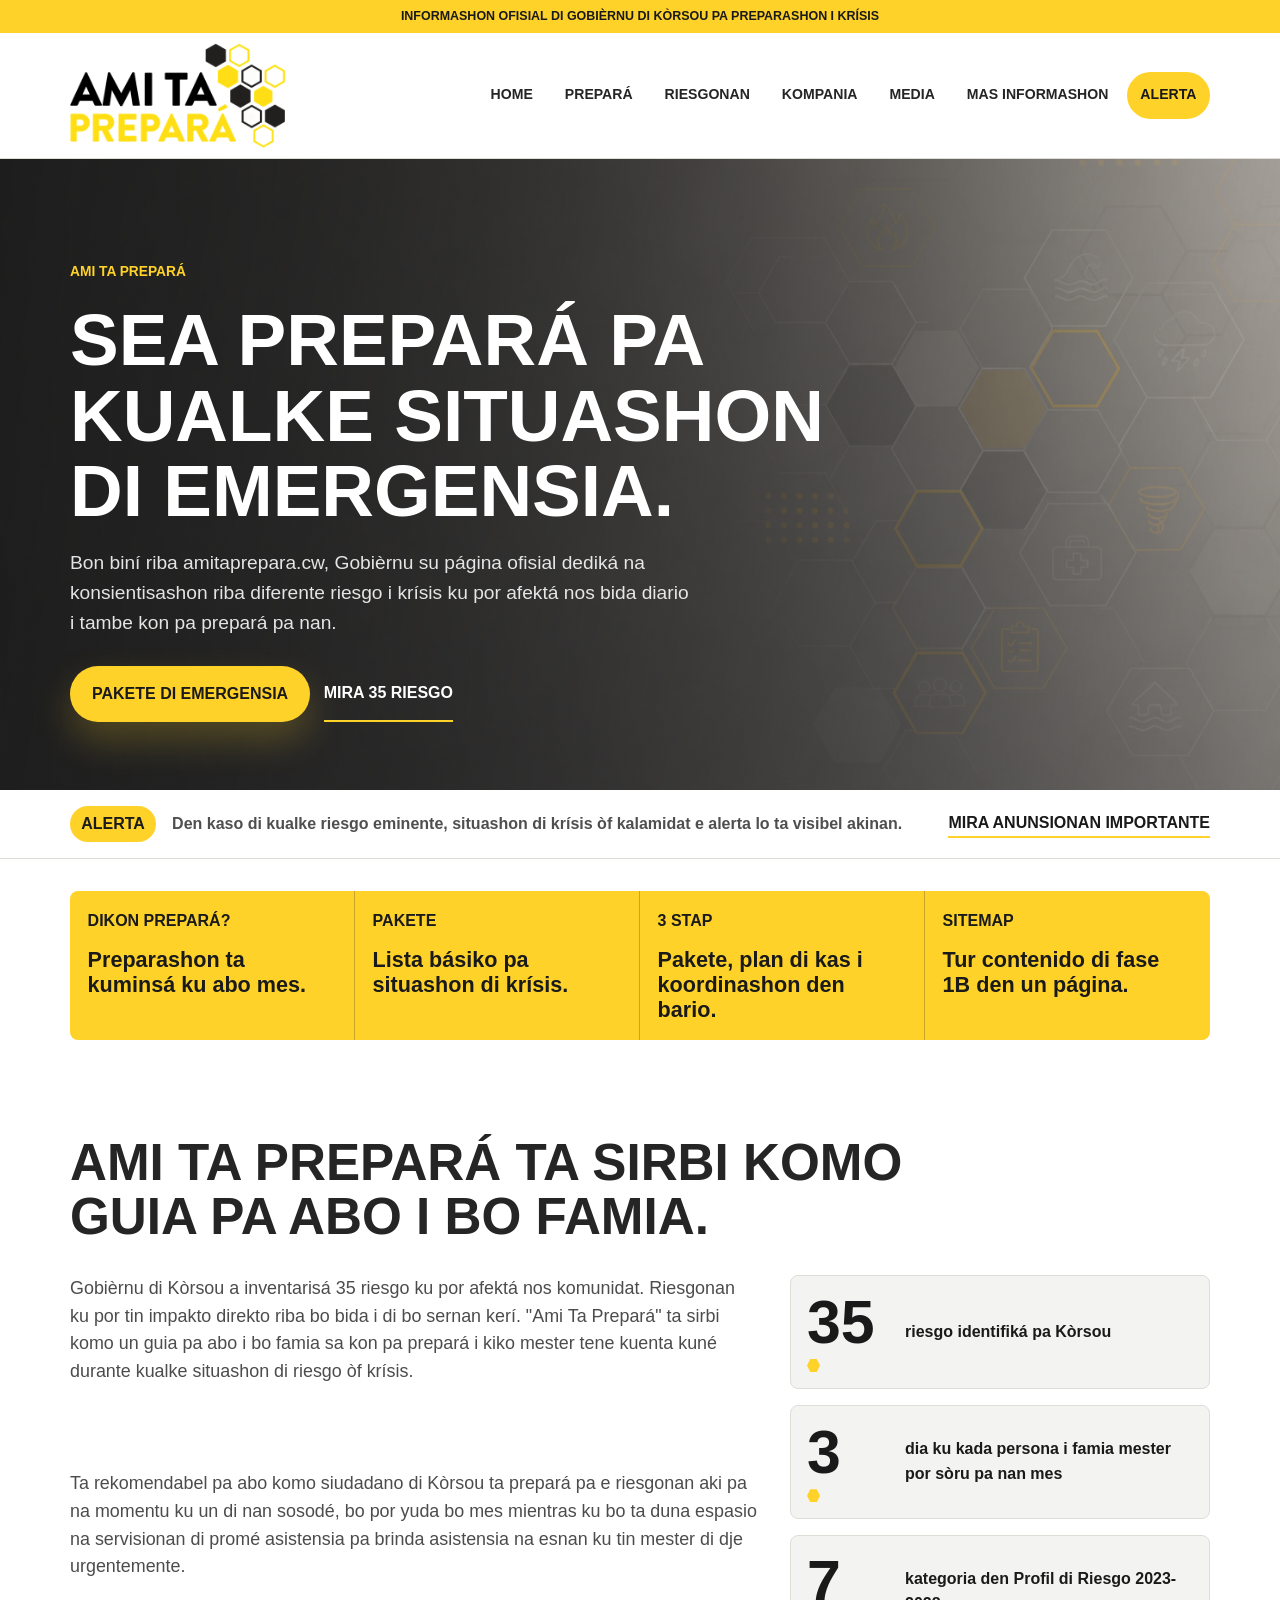
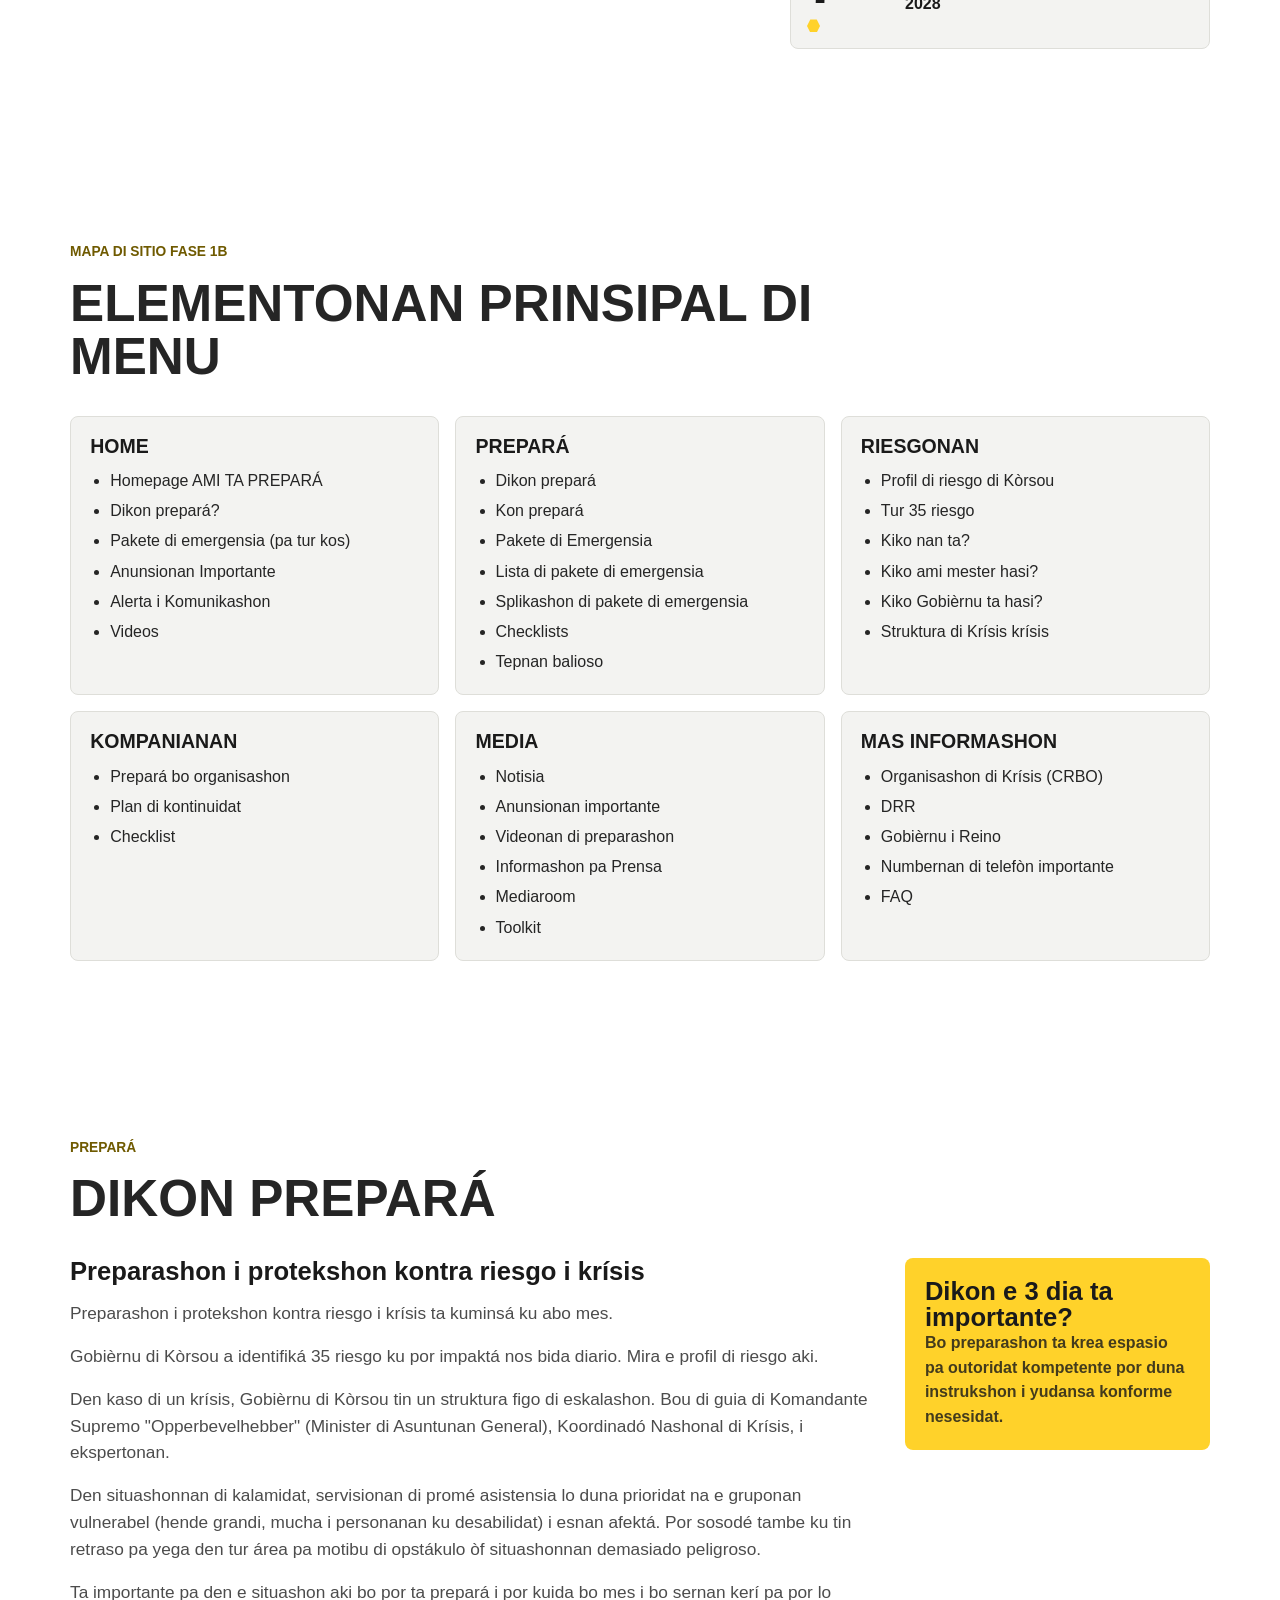
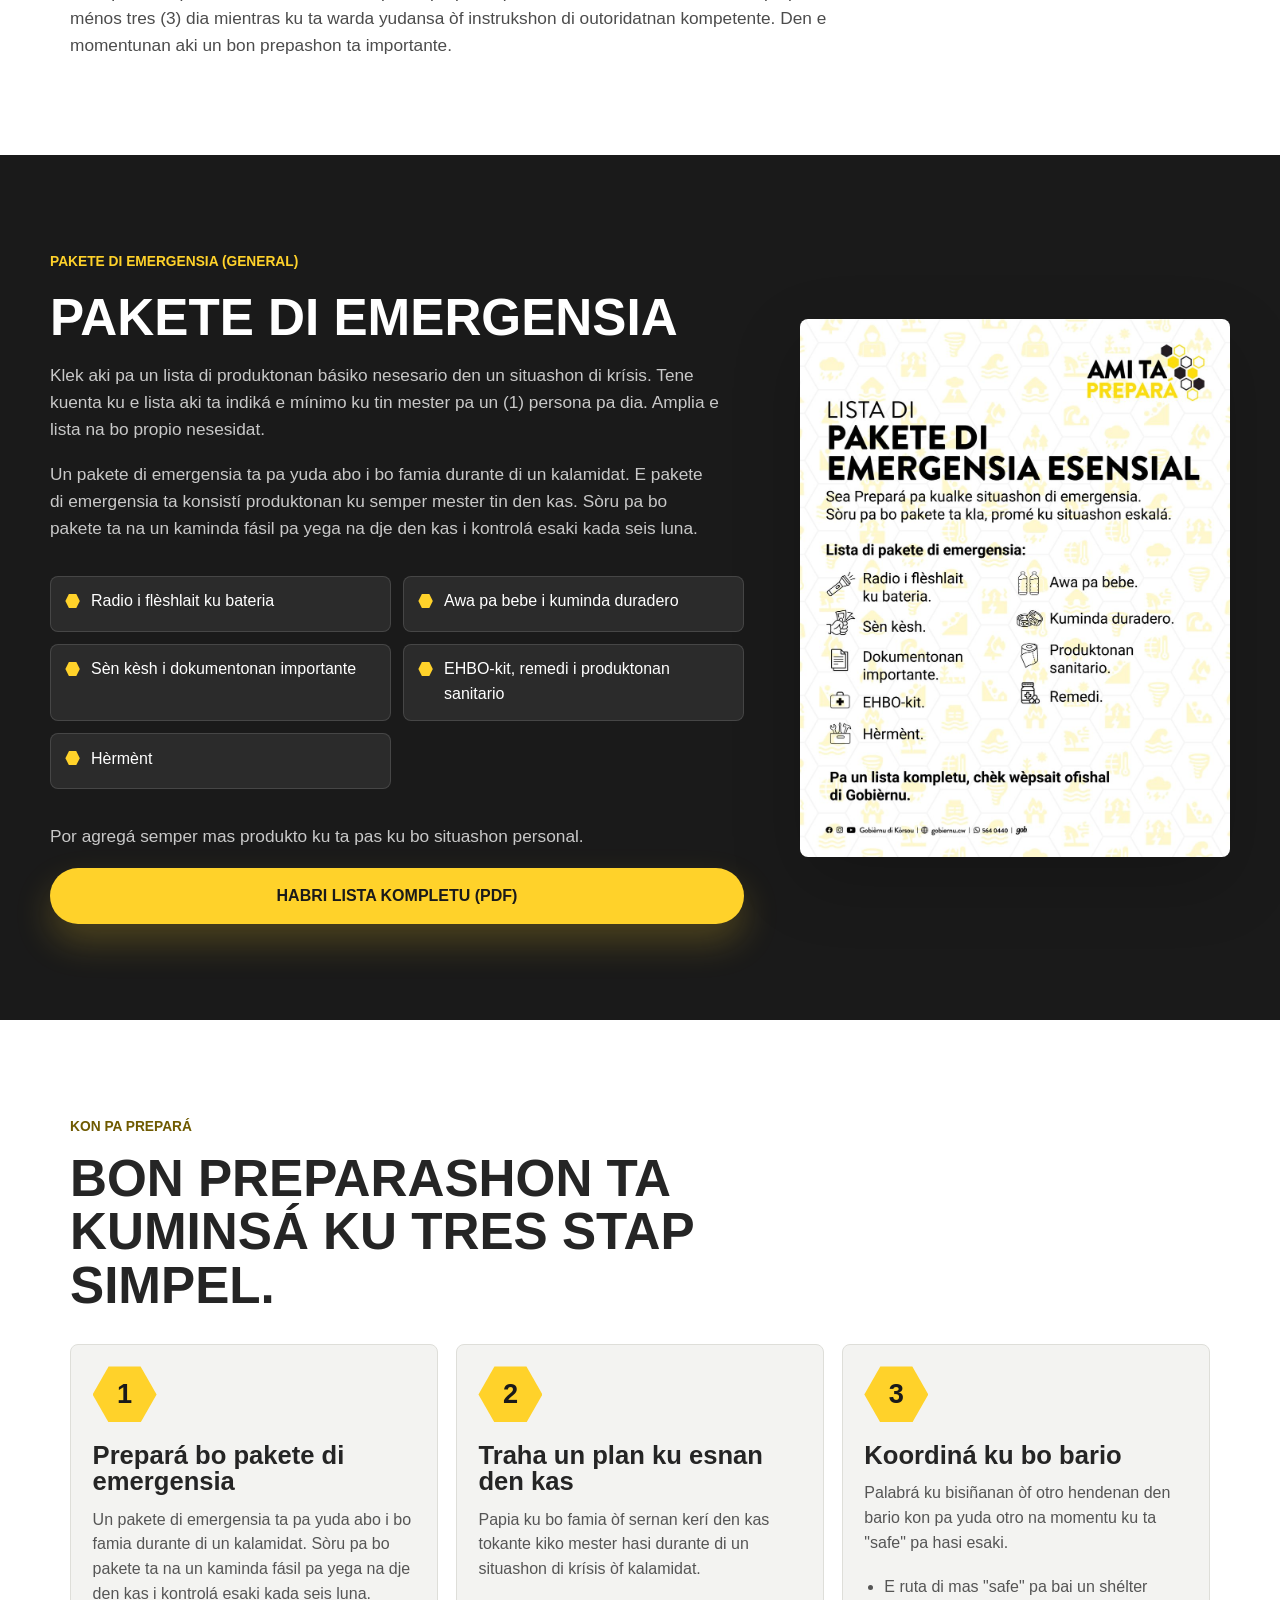
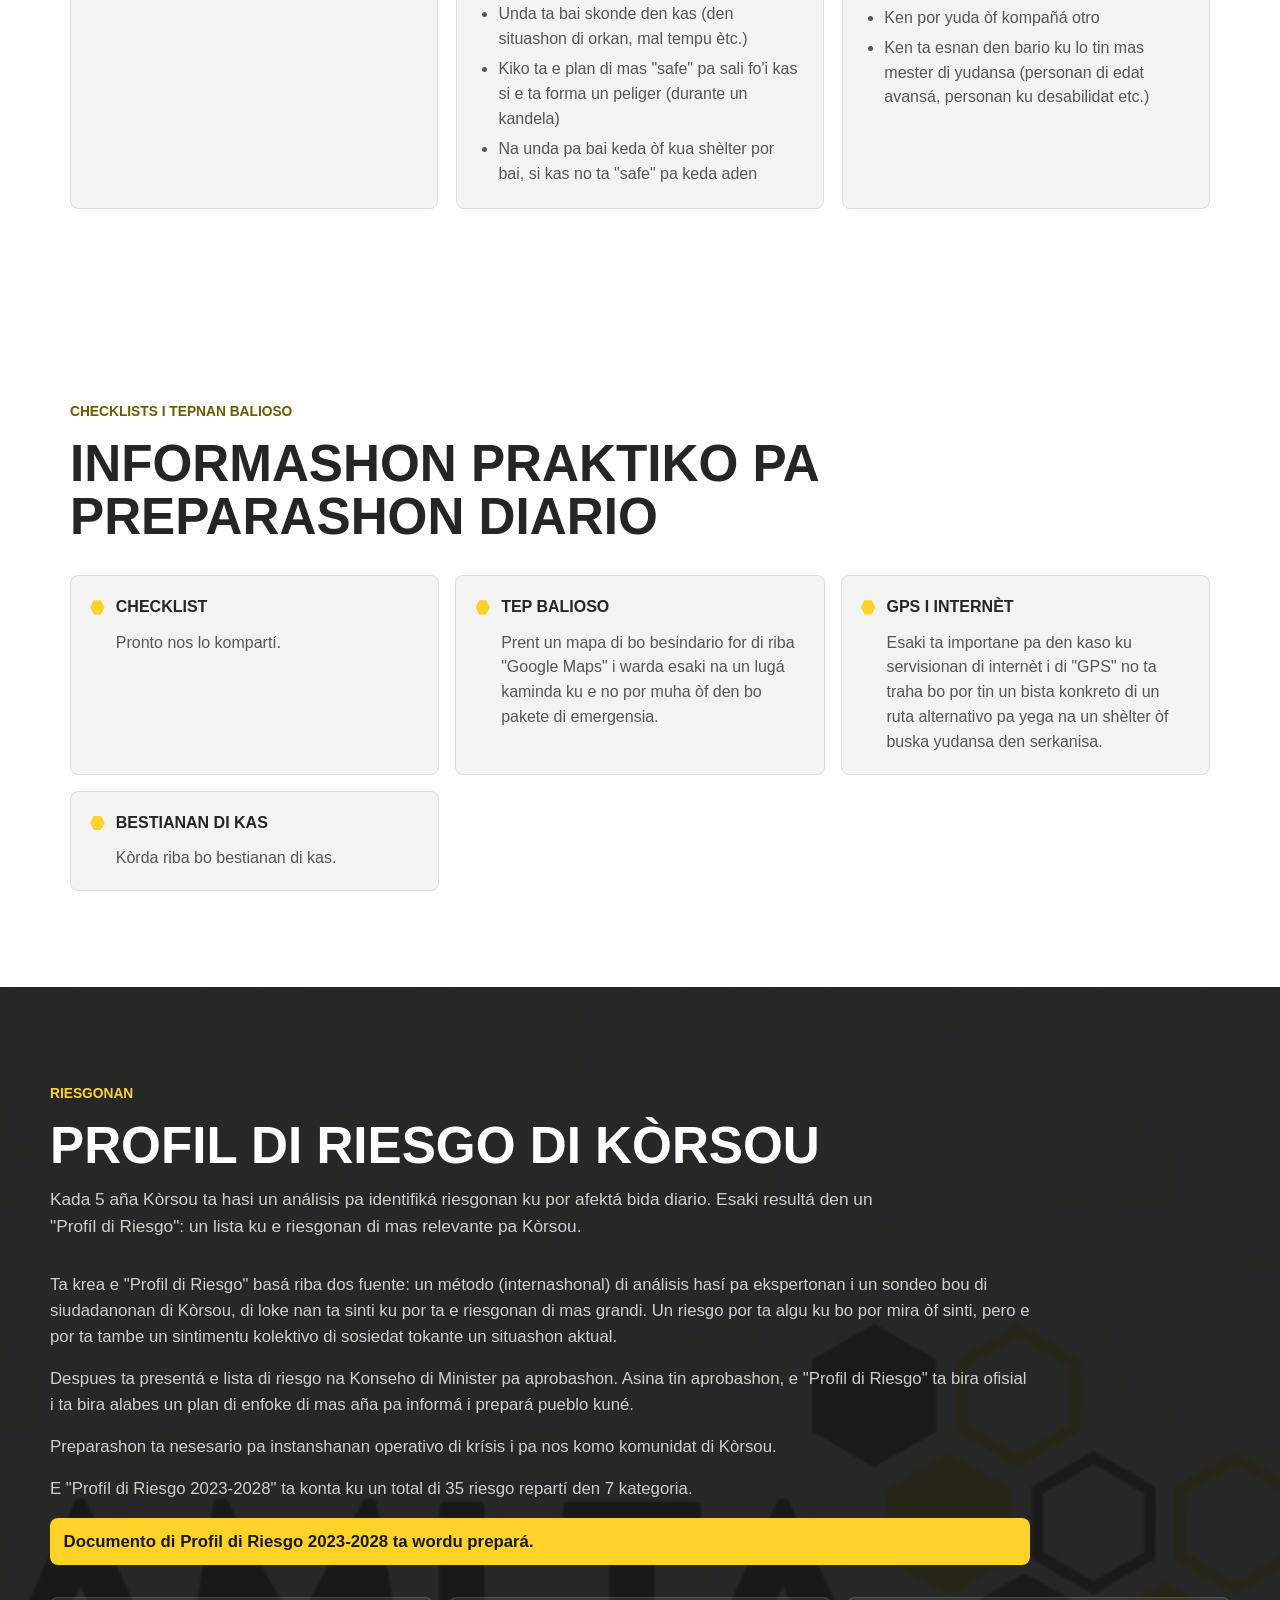
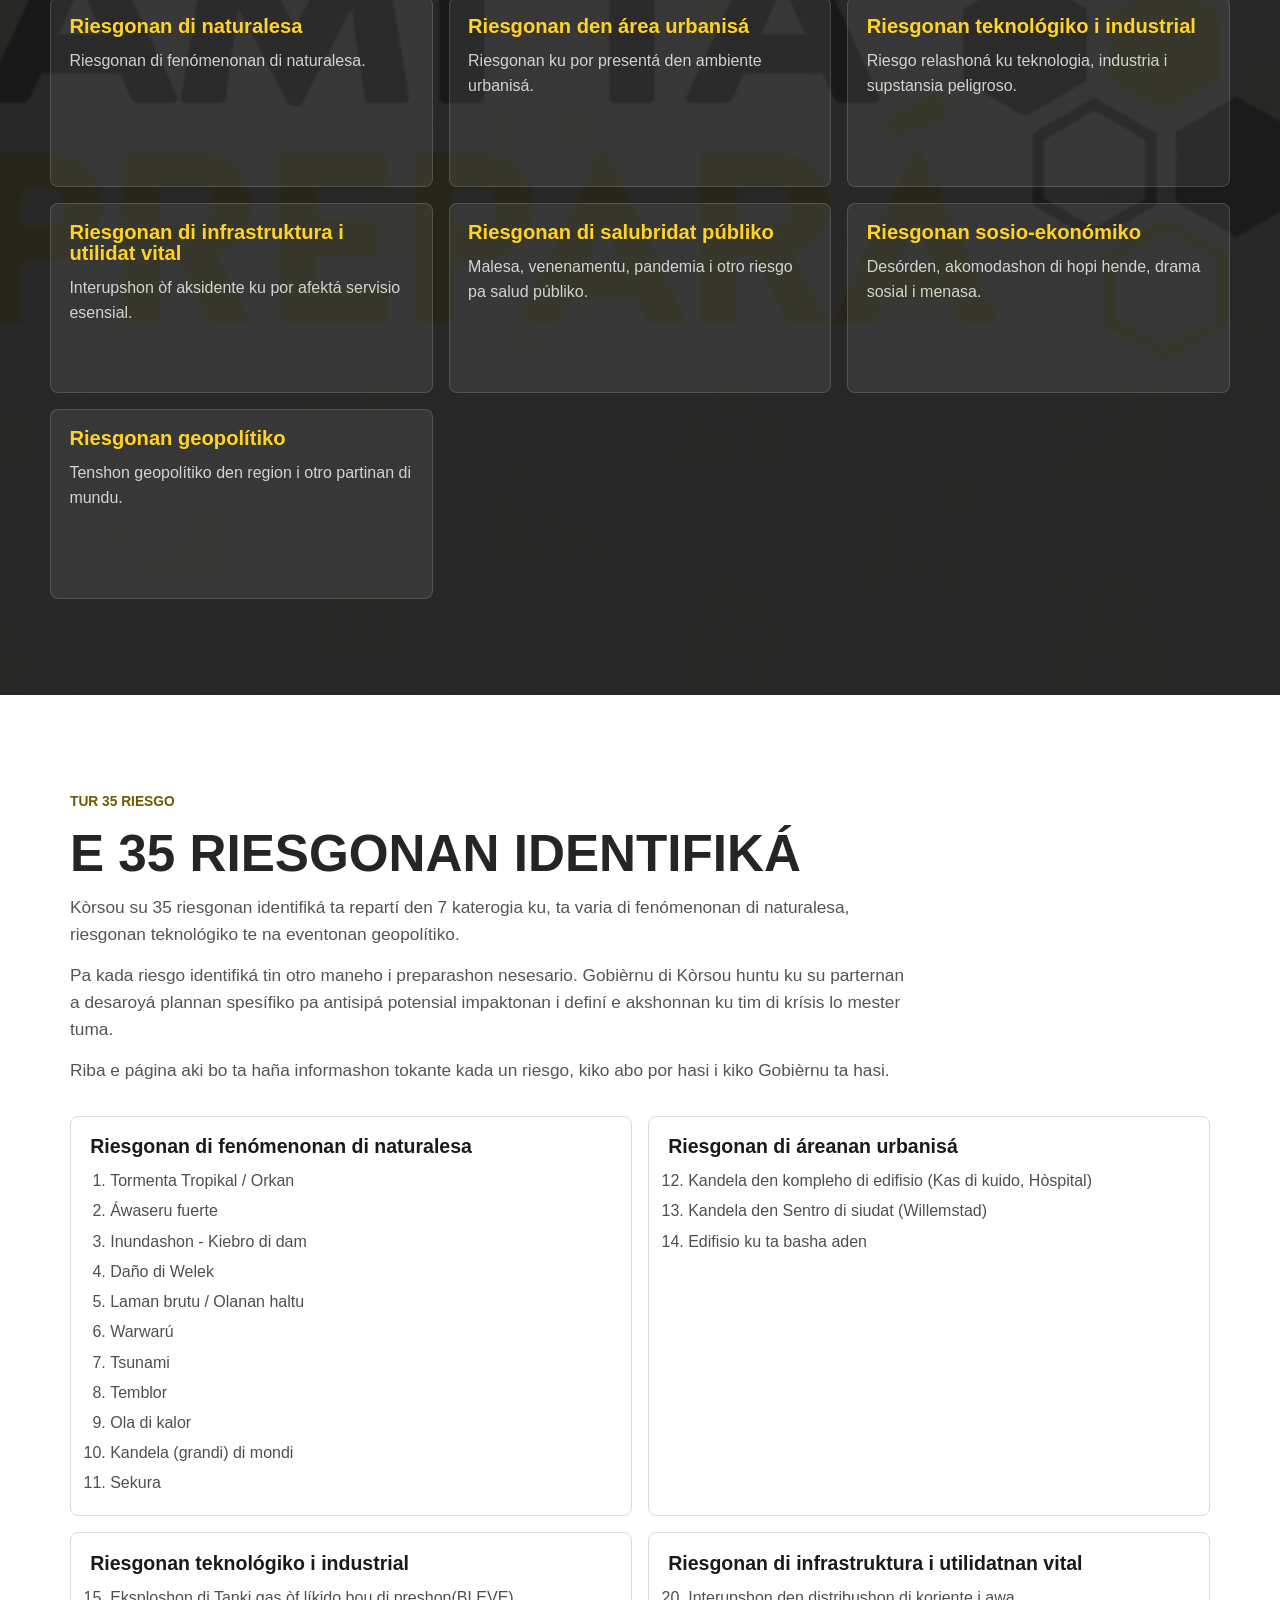
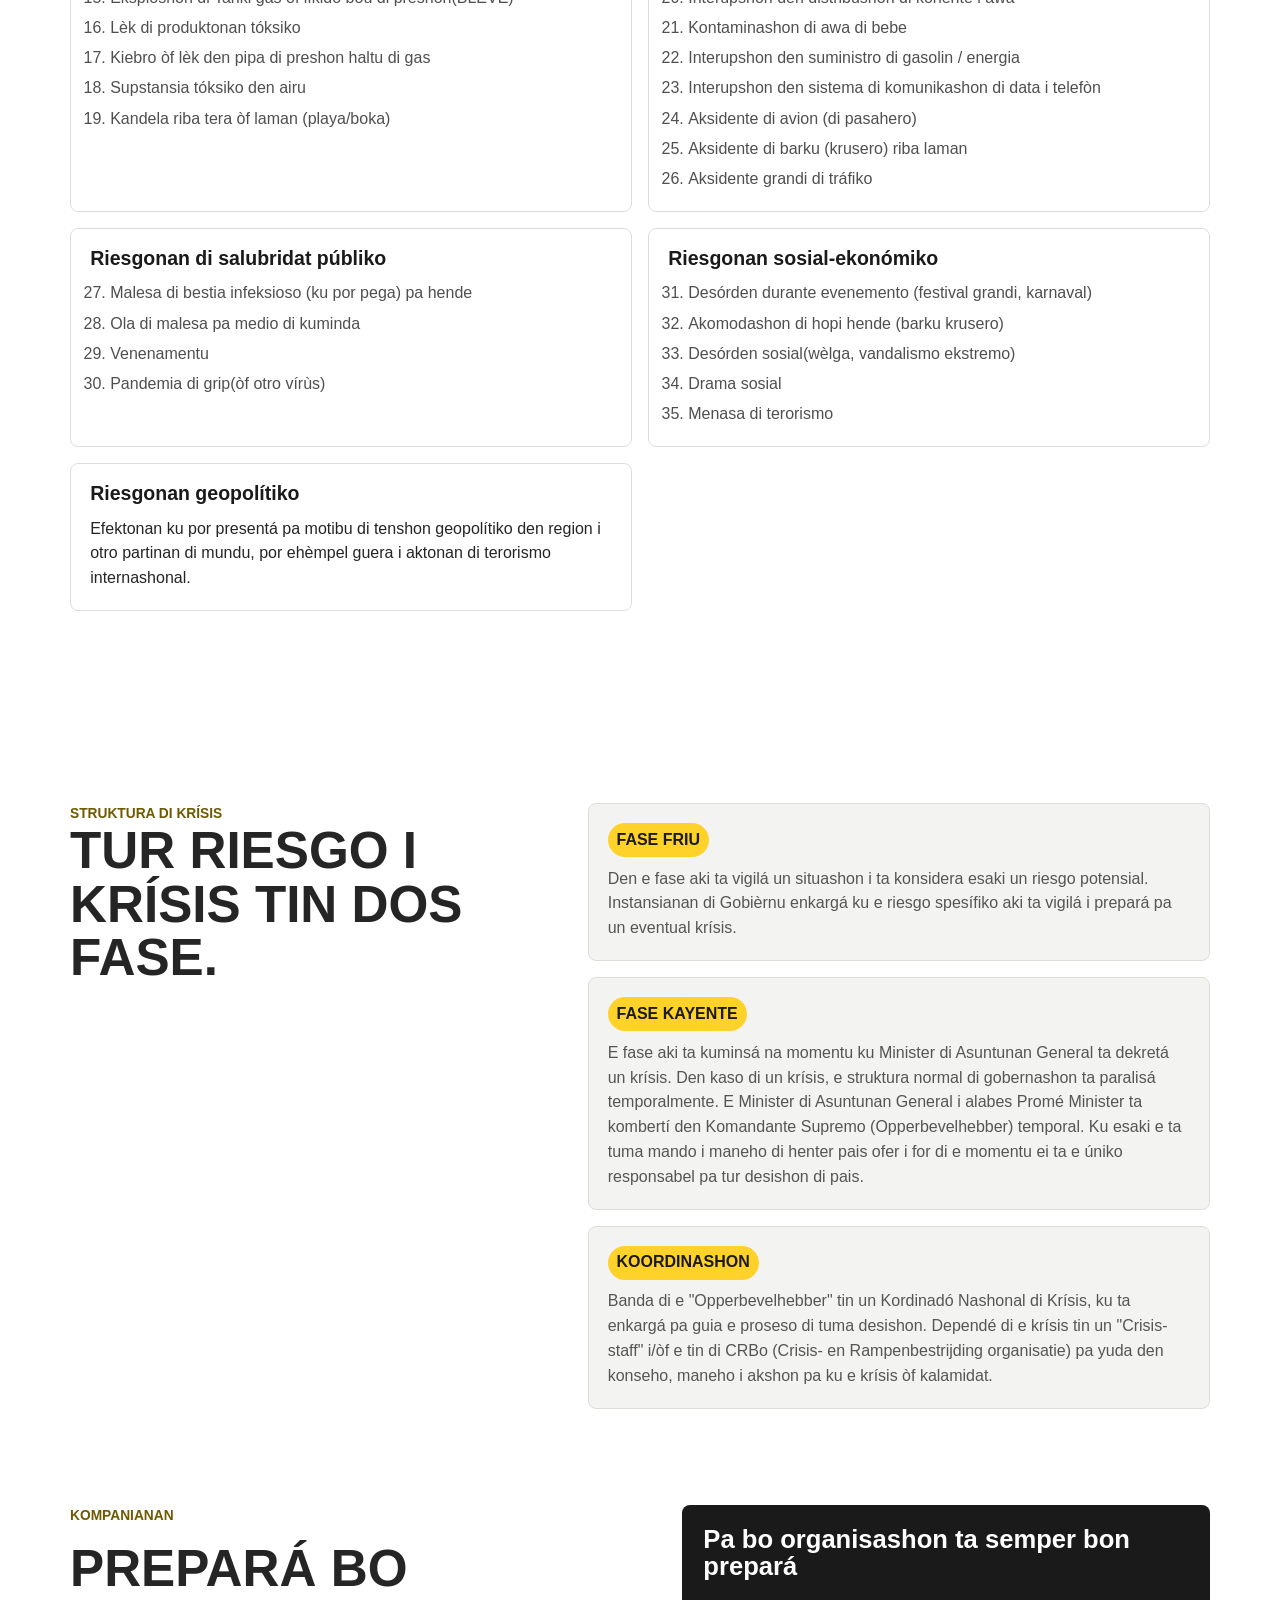
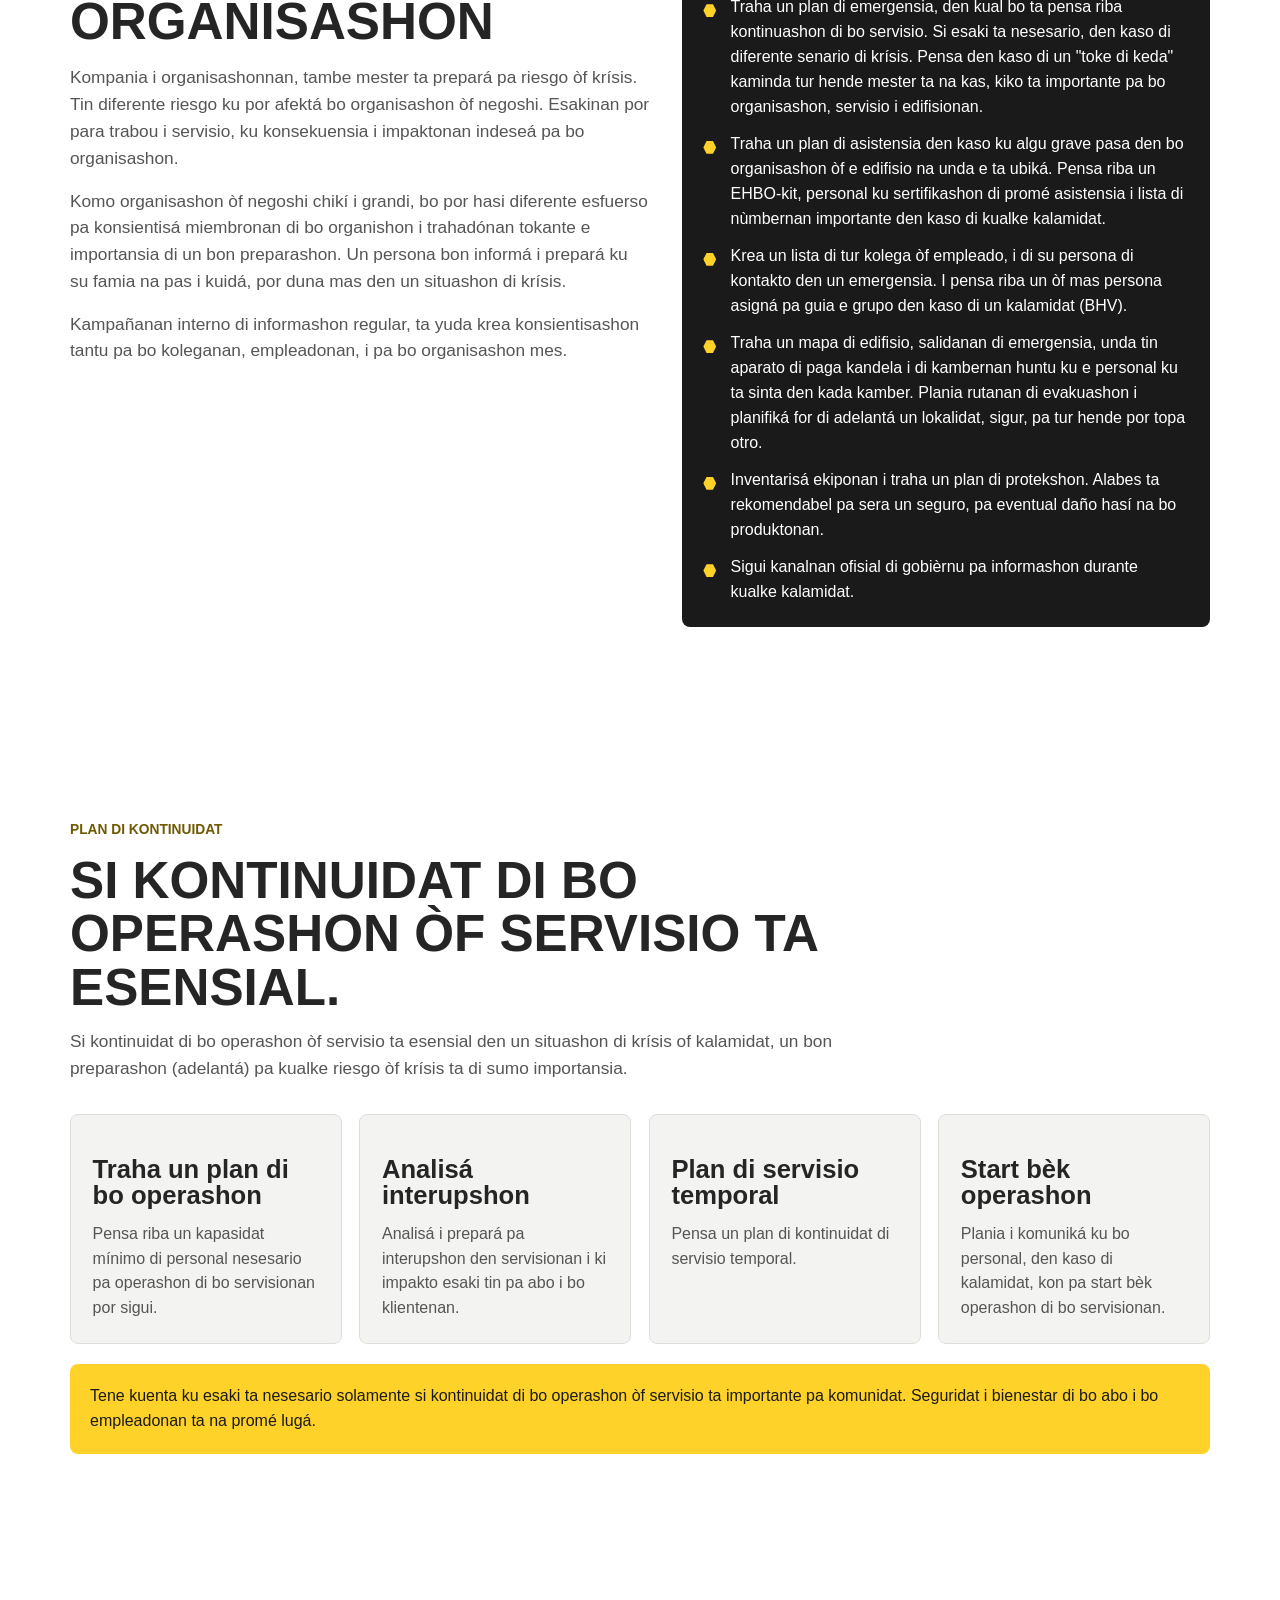
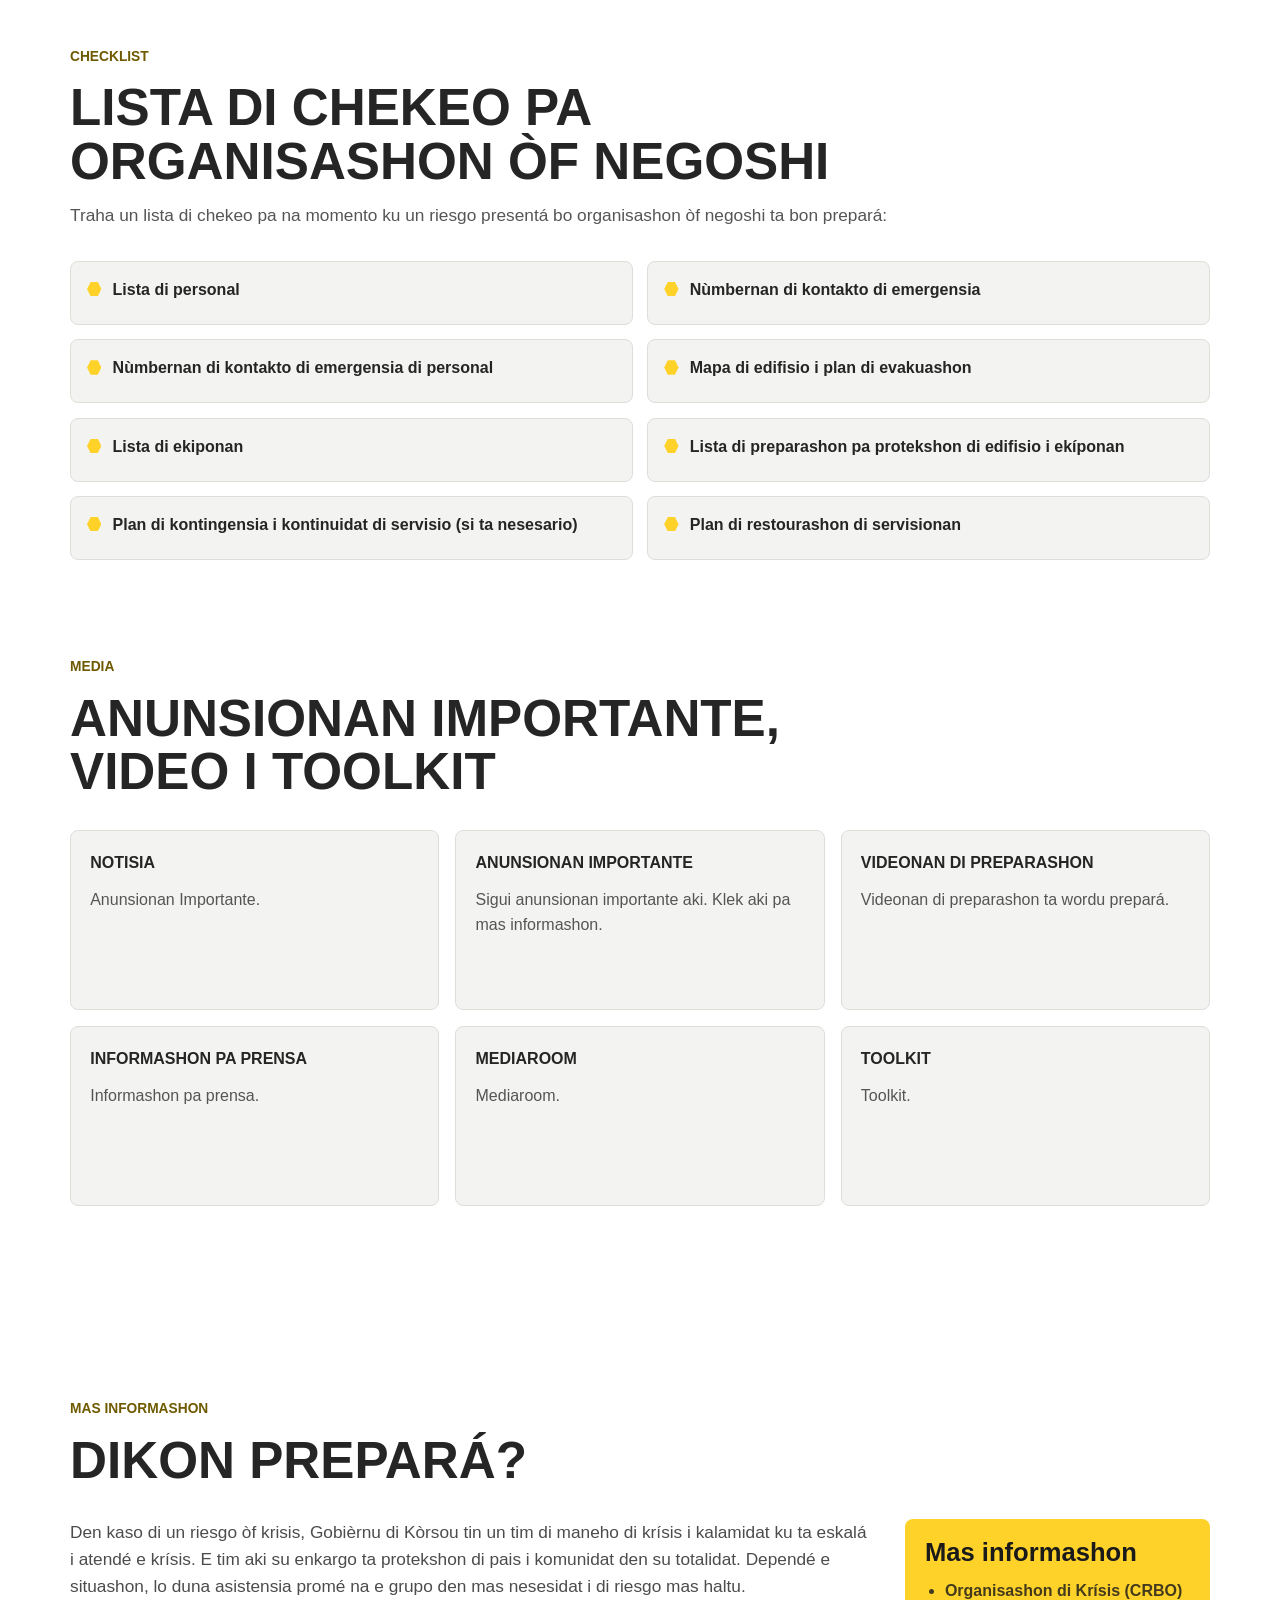
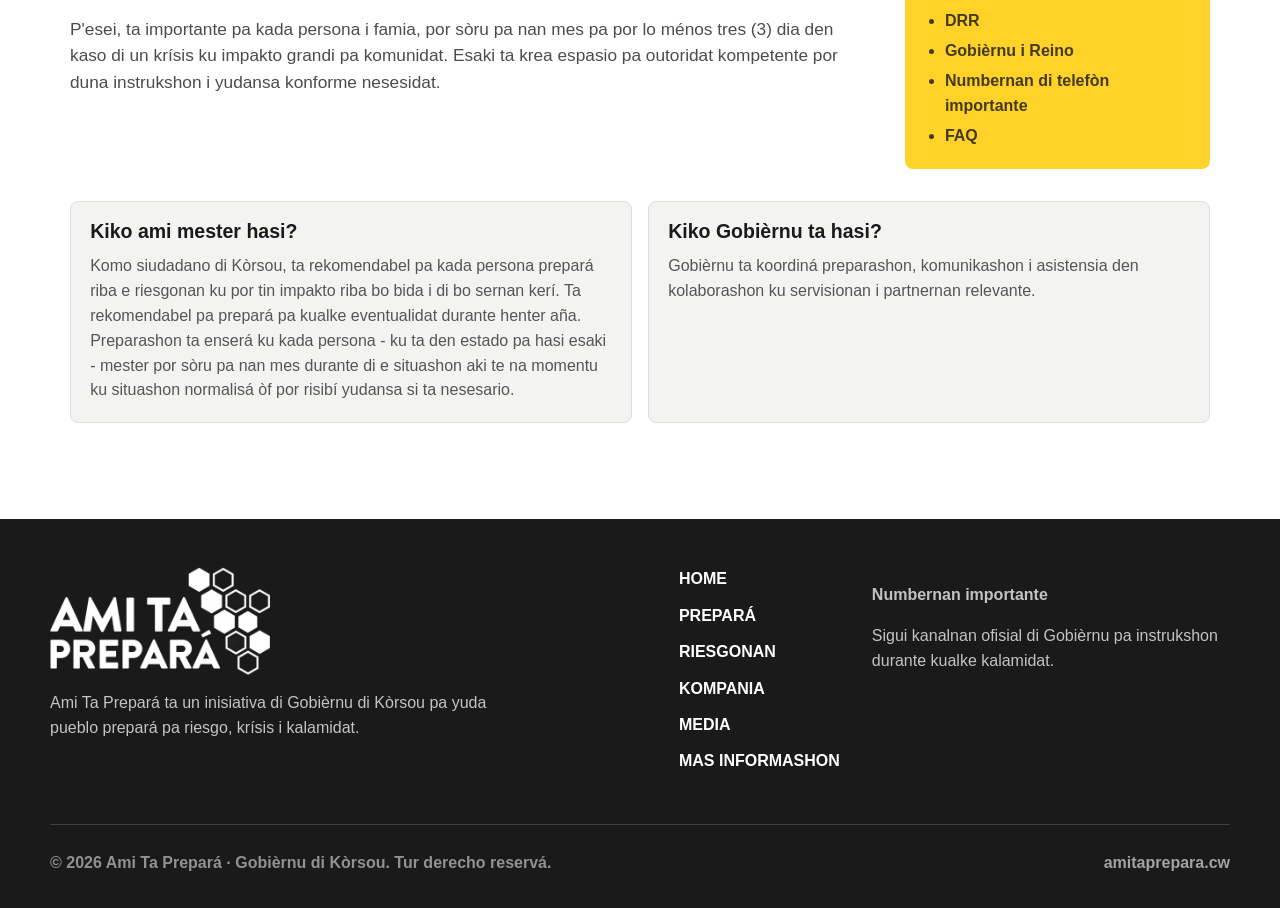
<file: AmiTaPreparaV1/index.html>
<!doctype html>
<html lang="pap-CW">
  <head>
    <meta charset="utf-8">
    <meta name="viewport" content="width=device-width, initial-scale=1">
    <title>Ami Ta Prepará | Gobièrnu di Kòrsou</title>
    <meta
      name="description"
      content="Ami Ta Prepará ta guia ofisial pa siudadanonan di Kòrsou prepará pa riesgo, krísis i kalamidat."
    >
    <link rel="icon" href="img/favicon.svg" type="image/svg+xml">
    <link rel="stylesheet" href="styles.css?v=13">
  </head>
  <body>
    <a class="skip-link" href="#main">Bai na kontenido</a>

    <header class="site-header" data-header>
      <div class="topline">
        <p>Informashon ofisial di Gobièrnu di Kòrsou pa preparashon i krísis</p>
      </div>
      <div class="nav-shell">
        <a class="brand" href="#home" aria-label="Ami Ta Prepará home">
          <img src="img/Ami-ta-prepara-transparent-logo-p-500.png" alt="Ami Ta Prepará">
        </a>
        <button class="menu-toggle" type="button" aria-expanded="false" aria-controls="site-nav">
          <span></span>
          <span></span>
          <span></span>
          <span class="sr-only">Menu</span>
        </button>
        <nav class="site-nav" id="site-nav" aria-label="Navigashon prinsipal">
          <a href="#home">Home</a>
          <a href="#prepara">Prepará</a>
          <a href="#riesgo">Riesgonan</a>
          <a href="#kompania">Kompania</a>
          <a href="#media">Media</a>
          <a href="#mas-info">Mas informashon</a>
          <a class="nav-emphasis" href="#alerta">Alerta</a>
        </nav>
      </div>
    </header>

    <main id="main">
      <section class="hero" id="home" aria-labelledby="hero-title">
        <div class="hero-inner">
          <div class="hero-copy">
            <p class="eyebrow">AMI TA PREPARÁ</p>
            <h1 id="hero-title">Sea prepará pa kualke situashon di emergensia.</h1>
            <p class="hero-lead">
              Bon biní riba amitaprepara.cw, Gobièrnu su página ofisial dediká na
              konsientisashon riba diferente riesgo i krísis ku por afektá nos bida
              diario i tambe kon pa prepará pa nan.
            </p>
            <div class="hero-actions" aria-label="Akshonnan prinsipal">
              <a class="button button-primary" href="#pakete">Pakete di emergensia</a>
              <a class="hero-text-link" href="#riesgo">Mira 35 riesgo</a>
            </div>
          </div>
        </div>
      </section>

      <section class="alert-band" id="alerta" aria-label="Alerta i komunikashon">
        <div class="alert-band-inner">
          <span class="alert-tag">Alerta</span>
          <p>
            Den kaso di kualke riesgo eminente, situashon di krísis òf kalamidat
            e alerta lo ta visibel akinan.
          </p>
          <a href="#media">Mira anunsionan importante</a>
        </div>
      </section>

      <section class="quick-links" aria-label="Top tareanan">
        <a href="#dikon">
          <span>Dikon prepará?</span>
          <strong>Preparashon ta kuminsá ku abo mes.</strong>
        </a>
        <a href="#pakete">
          <span>Pakete</span>
          <strong>Lista básiko pa situashon di krísis.</strong>
        </a>
        <a href="#stapnan">
          <span>3 stap</span>
          <strong>Pakete, plan di kas i koordinashon den bario.</strong>
        </a>
        <a href="#sitemap">
          <span>Sitemap</span>
          <strong>Tur contenido di fase 1B den un página.</strong>
        </a>
      </section>

      <section class="section intro-section" id="intro">
        <div class="section-heading">
          <h2>Ami Ta Prepará ta sirbi komo guia pa abo i bo famia.</h2>
        </div>
        <div class="intro-grid">
          <div class="text-panel">
            <p>
              Gobièrnu di Kòrsou a inventarisá 35 riesgo ku por afektá nos
              komunidat. Riesgonan ku por tin impakto direkto riba bo bida i di
              bo sernan kerí. "Ami Ta Prepará" ta sirbi komo un guia pa abo i bo
              famia sa kon pa prepará i kiko mester tene kuenta kuné durante
              kualke situashon di riesgo òf krísis.
            </p>
            <p>
              Ta rekomendabel pa abo komo siudadano di Kòrsou ta prepará pa e
              riesgonan aki pa na momentu ku un di nan sosodé, bo por yuda bo mes
              mientras ku bo ta duna espasio na servisionan di promé asistensia
              pa brinda asistensia na esnan ku tin mester di dje urgentemente.
            </p>
          </div>
          <div class="number-strip" aria-label="Dato prinsipal">
            <div>
              <span>35</span>
              <p>riesgo identifiká pa Kòrsou</p>
            </div>
            <div>
              <span>3</span>
              <p>dia ku kada persona i famia mester por sòru pa nan mes</p>
            </div>
            <div>
              <span>7</span>
              <p>kategoria den Profil di Riesgo 2023-2028</p>
            </div>
          </div>
        </div>
      </section>

      <section class="section sitemap-section" id="sitemap">
        <div class="section-heading">
          <p class="eyebrow">Mapa di sitio fase 1B</p>
          <h2>Elementonan prinsipal di menu</h2>
        </div>
        <div class="sitemap-grid">
          <article>
            <h3>HOME</h3>
            <ul>
              <li>Homepage AMI TA PREPARÁ</li>
              <li>Dikon prepará?</li>
              <li>Pakete di emergensia (pa tur kos)</li>
              <li>Anunsionan Importante</li>
              <li>Alerta i Komunikashon</li>
              <li>Videos</li>
            </ul>
          </article>
          <article>
            <h3>PREPARÁ</h3>
            <ul>
              <li>Dikon prepará</li>
              <li>Kon prepará</li>
              <li>Pakete di Emergensia</li>
              <li>Lista di pakete di emergensia</li>
              <li>Splikashon di pakete di emergensia</li>
              <li>Checklists</li>
              <li>Tepnan balioso</li>
            </ul>
          </article>
          <article>
            <h3>RIESGONAN</h3>
            <ul>
              <li>Profil di riesgo di Kòrsou</li>
              <li>Tur 35 riesgo</li>
              <li>Kiko nan ta?</li>
              <li>Kiko ami mester hasi?</li>
              <li>Kiko Gobièrnu ta hasi?</li>
              <li>Struktura di Krísis krísis</li>
            </ul>
          </article>
          <article>
            <h3>KOMPANIANAN</h3>
            <ul>
              <li>Prepará bo organisashon</li>
              <li>Plan di kontinuidat</li>
              <li>Checklist</li>
            </ul>
          </article>
          <article>
            <h3>MEDIA</h3>
            <ul>
              <li>Notisia</li>
              <li>Anunsionan importante</li>
              <li>Videonan di preparashon</li>
              <li>Informashon pa Prensa</li>
              <li>Mediaroom</li>
              <li>Toolkit</li>
            </ul>
          </article>
          <article>
            <h3>MAS INFORMASHON</h3>
            <ul>
              <li>Organisashon di Krísis (CRBO)</li>
              <li>DRR</li>
              <li>Gobièrnu i Reino</li>
              <li>Numbernan di telefòn importante</li>
              <li>FAQ</li>
            </ul>
          </article>
        </div>
      </section>

      <section class="section content-section" id="prepara">
        <div class="section-heading">
          <p class="eyebrow">PREPARÁ</p>
          <h2>Dikon prepará</h2>
        </div>
        <div class="content-grid">
          <article class="full-copy" id="dikon">
            <h3>Preparashon i protekshon kontra riesgo i krísis</h3>
            <p>
              Preparashon i protekshon kontra riesgo i krísis ta kuminsá ku abo mes.
            </p>
            <p>
              Gobièrnu di Kòrsou a identifiká 35 riesgo ku por impaktá nos bida
              diario. Mira e profil di riesgo aki.
            </p>
            <p>
              Den kaso di un krísis, Gobièrnu di Kòrsou tin un struktura figo di
              eskalashon. Bou di guia di Komandante Supremo "Opperbevelhebber"
              (Minister di Asuntunan General), Koordinadó Nashonal di Krísis, i
              ekspertonan.
            </p>
            <p>
              Den situashonnan di kalamidat, servisionan di promé asistensia lo
              duna prioridat na e gruponan vulnerabel (hende grandi, mucha i
              personanan ku desabilidat) i esnan afektá. Por sosodé tambe ku tin
              retraso pa yega den tur área pa motibu di opstákulo òf situashonnan
              demasiado peligroso.
            </p>
            <p>
              Ta importante pa den e situashon aki bo por ta prepará i por kuida
              bo mes i bo sernan kerí pa por lo ménos tres (3) dia mientras ku ta
              warda yudansa òf instrukshon di outoridatnan kompetente. Den e
              momentunan aki un bon prepashon ta importante.
            </p>
          </article>
          <aside class="content-note">
            <h3>Dikon e 3 dia ta importante?</h3>
            <p>
              Bo preparashon ta krea espasio pa outoridat kompetente por duna
              instrukshon i yudansa konforme nesesidat.
            </p>
          </aside>
        </div>
      </section>

      <section class="section kit-section" id="pakete">
        <div class="kit-copy">
          <p class="eyebrow">Pakete di emergensia (general)</p>
          <h2>Pakete di emergensia</h2>
          <p>
            Klek aki pa un lista di produktonan básiko nesesario den un situashon
            di krísis. Tene kuenta ku e lista aki ta indiká e mínimo ku tin mester
            pa un (1) persona pa dia. Amplia e lista na bo propio nesesidat.
          </p>
          <p>
            Un pakete di emergensia ta pa yuda abo i bo famia durante di un
            kalamidat. E pakete di emergensia ta konsistí produktonan ku semper
            mester tin den kas. Sòru pa bo pakete ta na un kaminda fásil pa yega
            na dje den kas i kontrolá esaki kada seis luna.
          </p>
          <ul class="kit-list">
            <li>Radio i flèshlait ku bateria</li>
            <li>Awa pa bebe i kuminda duradero</li>
            <li>Sèn kèsh i dokumentonan importante</li>
            <li>EHBO-kit, remedi i produktonan sanitario</li>
            <li>Hèrmènt</li>
          </ul>
          <p>Por agregá semper mas produkto ku ta pas ku bo situashon personal.</p>
          <a class="button button-primary" href="img/Ami_Ta-Prepara_Emergensia_Longlist_A4.pdf">
            Habri lista kompletu (PDF)
          </a>
        </div>
        <figure class="kit-visual">
          <img
            src="img/Ami_Ta-Prepara_PaketeEmergensia-1-p-1080.jpg"
            alt="Lista visual di produkto pa pakete di emergensia"
          >
          <figcaption class="sr-only">
            E lista visual ta menshoná radio i flèshlait ku bateria, sèn kèsh,
            dokumentonan importante, EHBO-kit, hèrmènt, awa pa bebe, kuminda
            duradero, produktonan sanitario i remedi. Pa un lista kompletu, wak
            wèpsait ofisial di Gobièrnu.
          </figcaption>
        </figure>
      </section>

      <section class="section steps-section" id="stapnan">
        <div class="section-heading">
          <p class="eyebrow">Kon pa prepará</p>
          <h2>Bon preparashon ta kuminsá ku tres stap simpel.</h2>
        </div>
        <div class="steps-grid">
          <article class="step-card">
            <span class="hex-number">1</span>
            <h3>Prepará bo pakete di emergensia</h3>
            <p>
              Un pakete di emergensia ta pa yuda abo i bo famia durante di un
              kalamidat. Sòru pa bo pakete ta na un kaminda fásil pa yega na dje
              den kas i kontrolá esaki kada seis luna.
            </p>
          </article>
          <article class="step-card">
            <span class="hex-number">2</span>
            <h3>Traha un plan ku esnan den kas</h3>
            <p>
              Papia ku bo famia òf sernan kerí den kas tokante kiko mester hasi
              durante di un situashon di krísis òf kalamidat.
            </p>
            <ul>
              <li>Unda ta bai skonde den kas (den situashon di orkan, mal tempu ètc.)</li>
              <li>Kiko ta e plan di mas "safe" pa sali fo'i kas si e ta forma un peliger (durante un kandela)</li>
              <li>Na unda pa bai keda òf kua shèlter por bai, si kas no ta "safe" pa keda aden</li>
            </ul>
          </article>
          <article class="step-card">
            <span class="hex-number">3</span>
            <h3>Koordiná ku bo bario</h3>
            <p>
              Palabrá ku bisiñanan òf otro hendenan den bario kon pa yuda otro na
              momentu ku ta "safe" pa hasi esaki.
            </p>
            <ul>
              <li>E ruta di mas "safe" pa bai un shélter</li>
              <li>Ken por yuda òf kompañá otro</li>
              <li>Ken ta esnan den bario ku lo tin mas mester di yudansa (personan di edat avansá, personan ku desabilidat etc.)</li>
            </ul>
          </article>
        </div>
      </section>

      <section class="section tips-section" id="tips">
        <div class="section-heading">
          <p class="eyebrow">Checklists i tepnan balioso</p>
          <h2>Informashon praktiko pa preparashon diario</h2>
        </div>
        <div class="media-grid">
          <article class="info-card">
            <span>Checklist</span>
            <p>Pronto nos lo kompartí.</p>
          </article>
          <article class="info-card">
            <span>Tep balioso</span>
            <p>
              Prent un mapa di bo besindario for di riba "Google Maps" i warda
              esaki na un lugá kaminda ku e no por muha òf den bo pakete di
              emergensia.
            </p>
          </article>
          <article class="info-card">
            <span>GPS i internèt</span>
            <p>
              Esaki ta importane pa den kaso ku servisionan di internèt i di "GPS"
              no ta traha bo por tin un bista konkreto di un ruta alternativo pa
              yega na un shèlter òf buska yudansa den serkanisa.
            </p>
          </article>
          <article class="info-card">
            <span>Bestianan di kas</span>
            <p>Kòrda riba bo bestianan di kas.</p>
          </article>
        </div>
      </section>

      <section class="section risks-section" id="riesgo">
        <div class="section-heading section-heading-light">
          <p class="eyebrow">RIESGONAN</p>
          <h2>Profil di riesgo di Kòrsou</h2>
          <p>
            Kada 5 aña Kòrsou ta hasi un análisis pa identifiká riesgonan ku por
            afektá bida diario. Esaki resultá den un "Profíl di Riesgo": un lista
            ku e riesgonan di mas relevante pa Kòrsou.
          </p>
        </div>
        <div class="risk-intro">
          <p>
            Ta krea e "Profil di Riesgo" basá riba dos fuente: un método
            (internashonal) di análisis hasí pa ekspertonan i un sondeo bou di
            siudadanonan di Kòrsou, di loke nan ta sinti ku por ta e riesgonan di
            mas grandi. Un riesgo por ta algu ku bo por mira òf sinti, pero e por
            ta tambe un sintimentu kolektivo di sosiedat tokante un situashon aktual.
          </p>
          <p>
            Despues ta presentá e lista di riesgo na Konseho di Minister pa
            aprobashon. Asina tin aprobashon, e "Profil di Riesgo" ta bira ofisial
            i ta bira alabes un plan di enfoke di mas aña pa informá i prepará
            pueblo kuné.
          </p>
          <p>
            Preparashon ta nesesario pa instanshanan operativo di krísis i pa nos
            komo komunidat di Kòrsou.
          </p>
          <p>
            E "Profíl di Riesgo 2023-2028" ta konta ku un total di 35 riesgo
            repartí den 7 kategoria.
          </p>
          <p class="placeholder">Documento di Profil di Riesgo 2023-2028 ta wordu prepará.</p>
        </div>

        <div class="risk-grid">
          <article>
            <h3>Riesgonan di naturalesa</h3>
            <p>Riesgonan di fenómenonan di naturalesa.</p>
          </article>
          <article>
            <h3>Riesgonan den área urbanisá</h3>
            <p>Riesgonan ku por presentá den ambiente urbanisá.</p>
          </article>
          <article>
            <h3>Riesgonan teknológiko i industrial</h3>
            <p>Riesgo relashoná ku teknologia, industria i supstansia peligroso.</p>
          </article>
          <article>
            <h3>Riesgonan di infrastruktura i utilidat vital</h3>
            <p>Interupshon òf aksidente ku por afektá servisio esensial.</p>
          </article>
          <article>
            <h3>Riesgonan di salubridat públiko</h3>
            <p>Malesa, venenamentu, pandemia i otro riesgo pa salud públiko.</p>
          </article>
          <article>
            <h3>Riesgonan sosio-ekonómiko</h3>
            <p>Desórden, akomodashon di hopi hende, drama sosial i menasa.</p>
          </article>
          <article>
            <h3>Riesgonan geopolítiko</h3>
            <p>Tenshon geopolítiko den region i otro partinan di mundu.</p>
          </article>
        </div>
      </section>

      <section class="section all-risks-section" id="tur-riesgo">
        <div class="section-heading">
          <p class="eyebrow">Tur 35 riesgo</p>
          <h2>E 35 riesgonan identifiká</h2>
          <p>
            Kòrsou su 35 riesgonan identifiká ta repartí den 7 katerogia ku, ta
            varia di fenómenonan di naturalesa, riesgonan teknológiko te na
            eventonan geopolítiko.
          </p>
          <p>
            Pa kada riesgo identifiká tin otro maneho i preparashon nesesario.
            Gobièrnu di Kòrsou huntu ku su parternan a desaroyá plannan spesífiko
            pa antisipá potensial impaktonan i definí e akshonnan ku tim di krísis
            lo mester tuma.
          </p>
          <p>
            Riba e página aki bo ta haña informashon tokante kada un riesgo, kiko
            abo por hasi i kiko Gobièrnu ta hasi.
          </p>
        </div>
        <div class="risk-list-grid">
          <article>
            <h3>Riesgonan di fenómenonan di naturalesa</h3>
            <ol start="1">
              <li>Tormenta Tropikal / Orkan</li>
              <li>Áwaseru fuerte</li>
              <li>Inundashon - Kiebro di dam</li>
              <li>Daño di Welek</li>
              <li>Laman brutu / Olanan haltu</li>
              <li>Warwarú</li>
              <li>Tsunami</li>
              <li>Temblor</li>
              <li>Ola di kalor</li>
              <li>Kandela (grandi) di mondi</li>
              <li>Sekura</li>
            </ol>
          </article>
          <article>
            <h3>Riesgonan di áreanan urbanisá</h3>
            <ol start="12">
              <li>Kandela den kompleho di edifisio (Kas di kuido, Hòspital)</li>
              <li>Kandela den Sentro di siudat (Willemstad)</li>
              <li>Edifisio ku ta basha aden</li>
            </ol>
          </article>
          <article>
            <h3>Riesgonan teknológiko i industrial</h3>
            <ol start="15">
              <li>Eksploshon di Tanki gas òf líkido bou di preshon(BLEVE)</li>
              <li>Lèk di produktonan tóksiko</li>
              <li>Kiebro òf lèk den pipa di preshon haltu di gas</li>
              <li>Supstansia tóksiko den airu</li>
              <li>Kandela riba tera òf laman (playa/boka)</li>
            </ol>
          </article>
          <article>
            <h3>Riesgonan di infrastruktura i utilidatnan vital</h3>
            <ol start="20">
              <li>Interupshon den distribushon di koriente i awa</li>
              <li>Kontaminashon di awa di bebe</li>
              <li>Interupshon den suministro di gasolin / energia</li>
              <li>Interupshon den sistema di komunikashon di data i telefòn</li>
              <li>Aksidente di avion (di pasahero)</li>
              <li>Aksidente di barku (krusero) riba laman</li>
              <li>Aksidente grandi di tráfiko</li>
            </ol>
          </article>
          <article>
            <h3>Riesgonan di salubridat públiko</h3>
            <ol start="27">
              <li>Malesa di bestia infeksioso (ku por pega) pa hende</li>
              <li>Ola di malesa pa medio di kuminda</li>
              <li>Venenamentu</li>
              <li>Pandemia di grip(òf otro vírùs)</li>
            </ol>
          </article>
          <article>
            <h3>Riesgonan sosial-ekonómiko</h3>
            <ol start="31">
              <li>Desórden durante evenemento (festival grandi, karnaval)</li>
              <li>Akomodashon di hopi hende (barku krusero)</li>
              <li>Desórden sosial(wèlga, vandalismo ekstremo)</li>
              <li>Drama sosial</li>
              <li>Menasa di terorismo</li>
            </ol>
          </article>
          <article>
            <h3>Riesgonan geopolítiko</h3>
            <p>
              Efektonan ku por presentá pa motibu di tenshon geopolítiko den
              region i otro partinan di mundu, por ehèmpel guera i aktonan di
              terorismo internashonal.
            </p>
          </article>
        </div>
      </section>

      <section class="section crisis-section" id="krisis">
        <div>
          <p class="eyebrow">Struktura di krísis</p>
          <h2>Tur riesgo i krísis tin dos fase.</h2>
        </div>
        <div class="phase-grid">
          <article>
            <span>Fase friu</span>
            <p>
              Den e fase aki ta vigilá un situashon i ta konsidera esaki un
              riesgo potensial. Instansianan di Gobièrnu enkargá ku e riesgo
              spesífiko aki ta vigilá i prepará pa un eventual krísis.
            </p>
          </article>
          <article>
            <span>Fase kayente</span>
            <p>
              E fase aki ta kuminsá na momentu ku Minister di Asuntunan General ta
              dekretá un krísis. Den kaso di un krísis, e struktura normal di
              gobernashon ta paralisá temporalmente. E Minister di Asuntunan
              General i alabes Promé Minister ta kombertí den Komandante Supremo
              (Opperbevelhebber) temporal. Ku esaki e ta tuma mando i maneho di
              henter pais ofer i for di e momentu ei ta e úniko responsabel pa tur
              desishon di pais.
            </p>
          </article>
          <article>
            <span>Koordinashon</span>
            <p>
              Banda di e "Opperbevelhebber" tin un Kordinadó Nashonal di Krísis,
              ku ta enkargá pa guia e proseso di tuma desishon. Dependé di e
              krísis tin un "Crisis-staff" i/òf e tin di CRBo (Crisis- en
              Rampenbestrijding organisatie) pa yuda den konseho, maneho i akshon
              pa ku e krísis òf kalamidat.
            </p>
          </article>
        </div>
      </section>

      <section class="section business-section" id="kompania">
        <div class="business-copy">
          <p class="eyebrow">KOMPANIANAN</p>
          <h2>Prepará bo organisashon</h2>
          <p>
            Kompania i organisashonnan, tambe mester ta prepará pa riesgo òf
            krísis. Tin diferente riesgo ku por afektá bo organisashon òf negoshi.
            Esakinan por para trabou i servisio, ku konsekuensia i impaktonan
            indeseá pa bo organisashon.
          </p>
          <p>
            Komo organisashon òf negoshi chikí i grandi, bo por hasi diferente
            esfuerso pa konsientisá miembronan di bo organishon i trahadónan
            tokante e importansia di un bon preparashon. Un persona bon informá i
            prepará ku su famia na pas i kuidá, por duna mas den un situashon di
            krísis.
          </p>
          <p>
            Kampañanan interno di informashon regular, ta yuda krea
            konsientisashon tantu pa bo koleganan, empleadonan, i pa bo
            organisashon mes.
          </p>
        </div>
        <div class="checklist">
          <h3>Pa bo organisashon ta semper bon prepará</h3>
          <ul>
            <li>Traha un plan di emergensia, den kual bo ta pensa riba kontinuashon di bo servisio. Si esaki ta nesesario, den kaso di diferente senario di krísis. Pensa den kaso di un "toke di keda" kaminda tur hende mester ta na kas, kiko ta importante pa bo organisashon, servisio i edifisionan.</li>
            <li>Traha un plan di asistensia den kaso ku algu grave pasa den bo organisashon òf e edifisio na unda e ta ubiká. Pensa riba un EHBO-kit, personal ku sertifikashon di promé asistensia i lista di nùmbernan importante den kaso di kualke kalamidat.</li>
            <li>Krea un lista di tur kolega òf empleado, i di su persona di kontakto den un emergensia. I pensa riba un òf mas persona asigná pa guia e grupo den kaso di un kalamidat (BHV).</li>
            <li>Traha un mapa di edifisio, salidanan di emergensia, unda tin aparato di paga kandela i di kambernan huntu ku e personal ku ta sinta den kada kamber. Plania rutanan di evakuashon i planifiká for di adelantá un lokalidat, sigur, pa tur hende por topa otro.</li>
            <li>Inventarisá ekiponan i traha un plan di protekshon. Alabes ta rekomendabel pa sera un seguro, pa eventual daño hasí na bo produktonan.</li>
            <li>Sigui kanalnan ofisial di gobièrnu pa informashon durante kualke kalamidat.</li>
          </ul>
        </div>
      </section>

      <section class="section continuity-section" id="kontinuidat">
        <div class="section-heading">
          <p class="eyebrow">Plan di kontinuidat</p>
          <h2>Si kontinuidat di bo operashon òf servisio ta esensial.</h2>
          <p>
            Si kontinuidat di bo operashon òf servisio ta esensial den un
            situashon di krísis of kalamidat, un bon preparashon (adelantá) pa
            kualke riesgo òf krísis ta di sumo importansia.
          </p>
        </div>
        <div class="steps-grid compact">
          <article class="step-card">
            <h3>Traha un plan di bo operashon</h3>
            <p>Pensa riba un kapasidat mínimo di personal nesesario pa operashon di bo servisionan por sigui.</p>
          </article>
          <article class="step-card">
            <h3>Analisá interupshon</h3>
            <p>Analisá i prepará pa interupshon den servisionan i ki impakto esaki tin pa abo i bo klientenan.</p>
          </article>
          <article class="step-card">
            <h3>Plan di servisio temporal</h3>
            <p>Pensa un plan di kontinuidat di servisio temporal.</p>
          </article>
          <article class="step-card">
            <h3>Start bèk operashon</h3>
            <p>Plania i komuniká ku bo personal, den kaso di kalamidat, kon pa start bèk operashon di bo servisionan.</p>
          </article>
        </div>
        <p class="content-note standalone">
          Tene kuenta ku esaki ta nesesario solamente si kontinuidat di bo
          operashon òf servisio ta importante pa komunidat. Seguridat i bienestar
          di bo abo i bo empleadonan ta na promé lugá.
        </p>
      </section>

      <section class="section checklist-section" id="checklist">
        <div class="section-heading">
          <p class="eyebrow">Checklist</p>
          <h2>Lista di chekeo pa organisashon òf negoshi</h2>
          <p>
            Traha un lista di chekeo pa na momento ku un riesgo presentá bo
            organisashon òf negoshi ta bon prepará:
          </p>
        </div>
        <ul class="big-checklist">
          <li>Lista di personal</li>
          <li>Nùmbernan di kontakto di emergensia</li>
          <li>Nùmbernan di kontakto di emergensia di personal</li>
          <li>Mapa di edifisio i plan di evakuashon</li>
          <li>Lista di ekiponan</li>
          <li>Lista di preparashon pa protekshon di edifisio i ekíponan</li>
          <li>Plan di kontingensia i kontinuidat di servisio (si ta nesesario)</li>
          <li>Plan di restourashon di servisionan</li>
        </ul>
      </section>

      <section class="section media-section" id="media">
        <div class="section-heading">
          <p class="eyebrow">MEDIA</p>
          <h2>Anunsionan importante, video i toolkit</h2>
        </div>
        <div class="media-grid">
          <a href="#alerta">
            <span>Notisia</span>
            <p>Anunsionan Importante.</p>
          </a>
          <a href="#alerta">
            <span>Anunsionan importante</span>
            <p>Sigui anunsionan importante aki. Klek aki pa mas informashon.</p>
          </a>
          <a href="#media" id="video">
            <span>Videonan di preparashon</span>
            <p>Videonan di preparashon ta wordu prepará.</p>
          </a>
          <a href="#footer">
            <span>Informashon pa Prensa</span>
            <p>Informashon pa prensa.</p>
          </a>
          <a href="#footer">
            <span>Mediaroom</span>
            <p>Mediaroom.</p>
          </a>
          <a href="#footer">
            <span>Toolkit</span>
            <p>Toolkit.</p>
          </a>
        </div>
      </section>

      <section class="section info-section" id="mas-info">
        <div class="section-heading">
          <p class="eyebrow">Mas informashon</p>
          <h2>Dikon prepará?</h2>
        </div>
        <div class="content-grid">
          <article class="full-copy">
            <p>
              Den kaso di un riesgo òf krisis, Gobièrnu di Kòrsou tin un tim di
              maneho di krísis i kalamidat ku ta eskalá i atendé e krísis. E tim
              aki su enkargo ta protekshon di pais i komunidat den su totalidat.
              Dependé e situashon, lo duna asistensia promé na e grupo den mas
              nesesidat i di riesgo mas haltu.
            </p>
            <p>
              P'esei, ta importante pa kada persona i famia, por sòru pa nan mes
              pa por lo ménos tres (3) dia den kaso di un krísis ku impakto grandi
              pa komunidat. Esaki ta krea espasio pa outoridat kompetente por duna
              instrukshon i yudansa konforme nesesidat.
            </p>
          </article>
          <aside class="info-menu">
            <h3>Mas informashon</h3>
            <ul>
              <li>Organisashon di Krísis (CRBO)</li>
              <li>DRR</li>
              <li>Gobièrnu i Reino</li>
              <li>Numbernan di telefòn importante</li>
              <li>FAQ</li>
            </ul>
          </aside>
        </div>
        <div class="faq-grid">
          <article>
            <h3>Kiko ami mester hasi?</h3>
            <p>
              Komo siudadano di Kòrsou, ta rekomendabel pa kada persona prepará
              riba e riesgonan ku por tin impakto riba bo bida i di bo sernan
              kerí. Ta rekomendabel pa prepará pa kualke eventualidat durante
              henter aña. Preparashon ta enserá ku kada persona - ku ta den
              estado pa hasi esaki - mester por sòru pa nan mes durante di e
              situashon aki te na momentu ku situashon normalisá òf por risibí
              yudansa si ta nesesario.
            </p>
          </article>
          <article>
            <h3>Kiko Gobièrnu ta hasi?</h3>
            <p>
              Gobièrnu ta koordiná preparashon, komunikashon i asistensia den
              kolaborashon ku servisionan i partnernan relevante.
            </p>
          </article>
        </div>
      </section>
    </main>

    <footer class="site-footer" id="footer">
      <div class="footer-brand">
        <img src="img/Ami-ta-prepara-transparent-logo-p-500.png" alt="Ami Ta Prepará">
        <p>
          Ami Ta Prepará ta un inisiativa di Gobièrnu di Kòrsou pa yuda pueblo
          prepará pa riesgo, krísis i kalamidat.
        </p>
      </div>
      <div class="footer-links">
        <a href="#home">Home</a>
        <a href="#prepara">Prepará</a>
        <a href="#riesgo">Riesgonan</a>
        <a href="#kompania">Kompania</a>
        <a href="#media">Media</a>
        <a href="#mas-info">Mas informashon</a>
      </div>
      <div class="footer-contact">
        <p><strong>Numbernan importante</strong></p>
        <p>Sigui kanalnan ofisial di Gobièrnu pa instrukshon durante kualke kalamidat.</p>
      </div>
      <div class="footer-bottom">
        <p>© 2026 Ami Ta Prepará · Gobièrnu di Kòrsou. Tur derecho reservá.</p>
        <a href="#home" aria-label="Bai na inicio di amitaprepara.cw">amitaprepara.cw</a>
      </div>
    </footer>

    <script src="script.js"></script>
  </body>
</html>
</file>
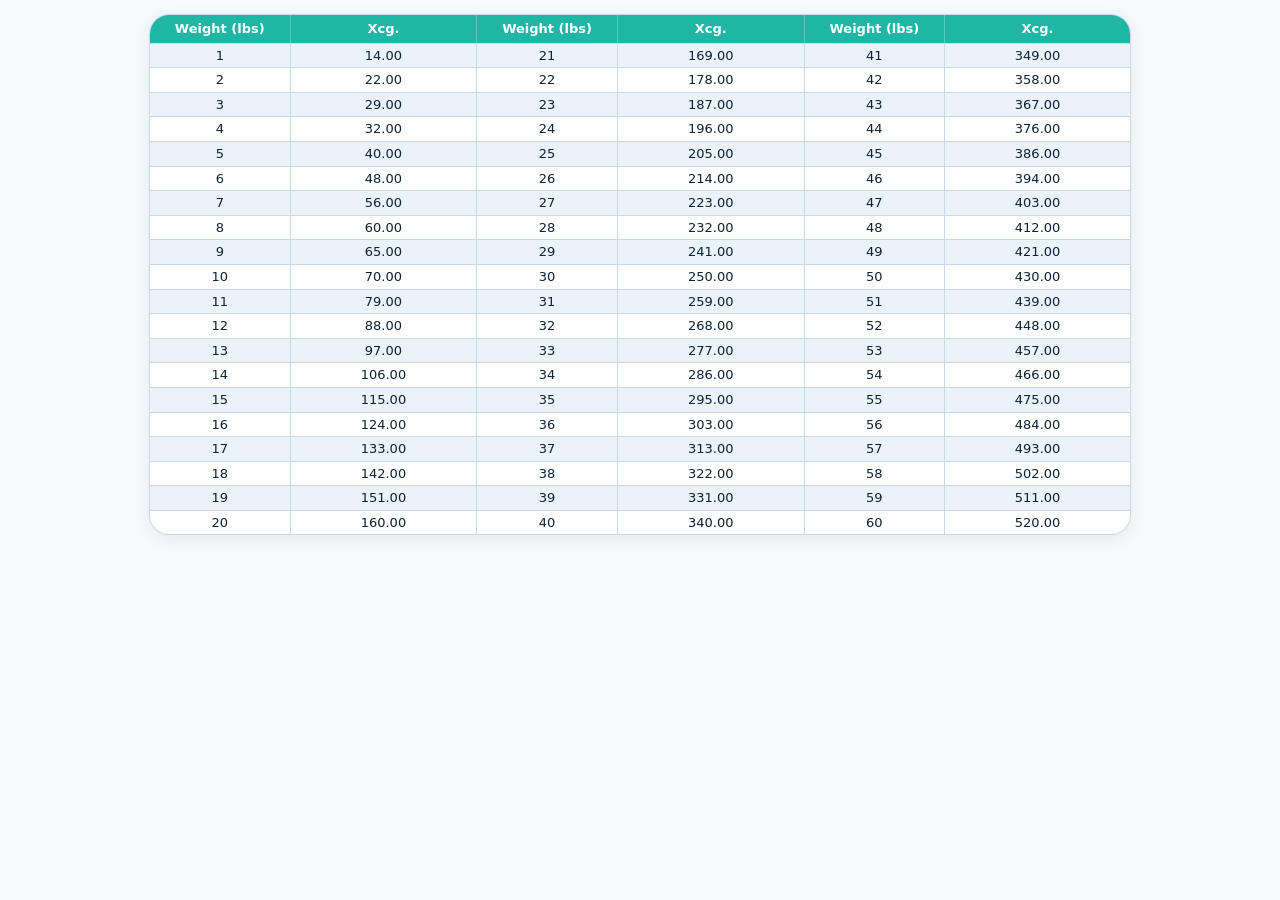
<file: EUVA/air-freight-rates-responsive.html>
<!doctype html>
<html lang="en">
<head>
<meta charset="utf-8" />
<meta name="viewport" content="width=device-width, initial-scale=1" />
<title>Air Freight Rates</title>
<style>
  :root{
    --teal:#1FB6A6;
    --ink:#0F2436;
    --row:#EAF2FA;
    --grid:#C9D9EC;
    --white:#FFFFFF;
  }
  body{ margin:0; background:#F7FAFC; font-family:system-ui,-apple-system,Segoe UI,Roboto,Arial,Helvetica,sans-serif; color:var(--ink); }

  .rates-card{
    max-width:980px;
    margin:14px auto;
    background:var(--white);
    border-radius:20px;                  /* keep 20px */
    box-shadow:0 4px 16px rgba(15,36,54,.08);
    overflow:hidden;
    border:1px solid var(--grid);
  }

  table.rates{
    width:100%;
    border-collapse:separate;
    border-spacing:0;
    table-layout:fixed;
    font-size:13px;
    line-height:1.2;
    text-align:center;                   /* center everything */
  }

  thead th{
    background:var(--teal);
    color:#fff;
    padding:6px 6px;
    font-weight:800;
    border-right:1px solid rgba(255,255,255,.25);
  }
  thead th:last-child{ border-right:none; }

  tbody td{
    padding:4px 6px;
    border-right:1px solid var(--grid);
    border-top:1px solid var(--grid);
    white-space:nowrap;
  }
  tbody td:last-child{ border-right:none; }
  tbody tr:nth-child(odd){ background:var(--row); }

  /* compact widths (wide layout) */
  .w-col{ width:60px; }
  .x-col{ width:84px; }

  /* ---- responsive switch ---- */
  /* narrow (single 2-column) table is hidden by default */
  .rates-narrow{ display:none; }

  @media (max-width:600px){
    .rates-card{ margin:12px 10px; }
    .rates-wide{ display:none; }             /* hide the 6-column layout */
    .rates-narrow{ display:table; }           /* show stacked 2-column layout */
    table.rates{ font-size:15px; }
    thead th{ padding:10px 14px !important; }
    /* tight rows + !important resists host-theme cell padding/line-height */
    tbody td{ padding:6px 14px !important; line-height:1.25 !important; height:auto !important; }
    /* pull number + value toward the divider instead of the edges */
    .rates-narrow .wt{ width:38%; text-align:right; font-weight:700; padding-right:18px !important; }
    .rates-narrow .xc{ text-align:left; padding-left:18px !important; }
  }
</style>
</head>
<body>
  <section class="rates-card" aria-label="Air Freight Rates Table">

    <!-- WIDE: 3 blocks side by side (desktop / tablet) — identical to the original -->
    <table class="rates rates-wide">
      <thead>
        <tr>
          <th class="w-col">Weight (lbs)</th>
          <th class="x-col">Xcg.</th>
          <th class="w-col">Weight (lbs)</th>
          <th class="x-col">Xcg.</th>
          <th class="w-col">Weight (lbs)</th>
          <th class="x-col">Xcg.</th>
        </tr>
      </thead>
      <tbody>
        <!-- 1–20 / 21–40 / 41–60 -->
        <tr><td>1</td><td>14.00</td><td>21</td><td>169.00</td><td>41</td><td>349.00</td></tr>
        <tr><td>2</td><td>22.00</td><td>22</td><td>178.00</td><td>42</td><td>358.00</td></tr>
        <tr><td>3</td><td>29.00</td><td>23</td><td>187.00</td><td>43</td><td>367.00</td></tr>
        <tr><td>4</td><td>32.00</td><td>24</td><td>196.00</td><td>44</td><td>376.00</td></tr>
        <tr><td>5</td><td>40.00</td><td>25</td><td>205.00</td><td>45</td><td>386.00</td></tr>
        <tr><td>6</td><td>48.00</td><td>26</td><td>214.00</td><td>46</td><td>394.00</td></tr>
        <tr><td>7</td><td>56.00</td><td>27</td><td>223.00</td><td>47</td><td>403.00</td></tr>
        <tr><td>8</td><td>60.00</td><td>28</td><td>232.00</td><td>48</td><td>412.00</td></tr>
        <tr><td>9</td><td>65.00</td><td>29</td><td>241.00</td><td>49</td><td>421.00</td></tr>
        <tr><td>10</td><td>70.00</td><td>30</td><td>250.00</td><td>50</td><td>430.00</td></tr>
        <tr><td>11</td><td>79.00</td><td>31</td><td>259.00</td><td>51</td><td>439.00</td></tr>
        <tr><td>12</td><td>88.00</td><td>32</td><td>268.00</td><td>52</td><td>448.00</td></tr>
        <tr><td>13</td><td>97.00</td><td>33</td><td>277.00</td><td>53</td><td>457.00</td></tr>
        <tr><td>14</td><td>106.00</td><td>34</td><td>286.00</td><td>54</td><td>466.00</td></tr>
        <tr><td>15</td><td>115.00</td><td>35</td><td>295.00</td><td>55</td><td>475.00</td></tr>
        <tr><td>16</td><td>124.00</td><td>36</td><td>303.00</td><td>56</td><td>484.00</td></tr>
        <tr><td>17</td><td>133.00</td><td>37</td><td>313.00</td><td>57</td><td>493.00</td></tr>
        <tr><td>18</td><td>142.00</td><td>38</td><td>322.00</td><td>58</td><td>502.00</td></tr>
        <tr><td>19</td><td>151.00</td><td>39</td><td>331.00</td><td>59</td><td>511.00</td></tr>
        <tr><td>20</td><td>160.00</td><td>40</td><td>340.00</td><td>60</td><td>520.00</td></tr>
      </tbody>
    </table>

    <!-- NARROW: single 2-column list 1–60 (mobile) -->
    <table class="rates rates-narrow">
      <thead>
        <tr>
          <th>Weight (lbs)</th>
          <th>Xcg.</th>
        </tr>
      </thead>
      <tbody>
        <tr><td class="wt">1</td><td class="xc">14.00</td></tr>
        <tr><td class="wt">2</td><td class="xc">22.00</td></tr>
        <tr><td class="wt">3</td><td class="xc">29.00</td></tr>
        <tr><td class="wt">4</td><td class="xc">32.00</td></tr>
        <tr><td class="wt">5</td><td class="xc">40.00</td></tr>
        <tr><td class="wt">6</td><td class="xc">48.00</td></tr>
        <tr><td class="wt">7</td><td class="xc">56.00</td></tr>
        <tr><td class="wt">8</td><td class="xc">60.00</td></tr>
        <tr><td class="wt">9</td><td class="xc">65.00</td></tr>
        <tr><td class="wt">10</td><td class="xc">70.00</td></tr>
        <tr><td class="wt">11</td><td class="xc">79.00</td></tr>
        <tr><td class="wt">12</td><td class="xc">88.00</td></tr>
        <tr><td class="wt">13</td><td class="xc">97.00</td></tr>
        <tr><td class="wt">14</td><td class="xc">106.00</td></tr>
        <tr><td class="wt">15</td><td class="xc">115.00</td></tr>
        <tr><td class="wt">16</td><td class="xc">124.00</td></tr>
        <tr><td class="wt">17</td><td class="xc">133.00</td></tr>
        <tr><td class="wt">18</td><td class="xc">142.00</td></tr>
        <tr><td class="wt">19</td><td class="xc">151.00</td></tr>
        <tr><td class="wt">20</td><td class="xc">160.00</td></tr>
        <tr><td class="wt">21</td><td class="xc">169.00</td></tr>
        <tr><td class="wt">22</td><td class="xc">178.00</td></tr>
        <tr><td class="wt">23</td><td class="xc">187.00</td></tr>
        <tr><td class="wt">24</td><td class="xc">196.00</td></tr>
        <tr><td class="wt">25</td><td class="xc">205.00</td></tr>
        <tr><td class="wt">26</td><td class="xc">214.00</td></tr>
        <tr><td class="wt">27</td><td class="xc">223.00</td></tr>
        <tr><td class="wt">28</td><td class="xc">232.00</td></tr>
        <tr><td class="wt">29</td><td class="xc">241.00</td></tr>
        <tr><td class="wt">30</td><td class="xc">250.00</td></tr>
        <tr><td class="wt">31</td><td class="xc">259.00</td></tr>
        <tr><td class="wt">32</td><td class="xc">268.00</td></tr>
        <tr><td class="wt">33</td><td class="xc">277.00</td></tr>
        <tr><td class="wt">34</td><td class="xc">286.00</td></tr>
        <tr><td class="wt">35</td><td class="xc">295.00</td></tr>
        <tr><td class="wt">36</td><td class="xc">303.00</td></tr>
        <tr><td class="wt">37</td><td class="xc">313.00</td></tr>
        <tr><td class="wt">38</td><td class="xc">322.00</td></tr>
        <tr><td class="wt">39</td><td class="xc">331.00</td></tr>
        <tr><td class="wt">40</td><td class="xc">340.00</td></tr>
        <tr><td class="wt">41</td><td class="xc">349.00</td></tr>
        <tr><td class="wt">42</td><td class="xc">358.00</td></tr>
        <tr><td class="wt">43</td><td class="xc">367.00</td></tr>
        <tr><td class="wt">44</td><td class="xc">376.00</td></tr>
        <tr><td class="wt">45</td><td class="xc">386.00</td></tr>
        <tr><td class="wt">46</td><td class="xc">394.00</td></tr>
        <tr><td class="wt">47</td><td class="xc">403.00</td></tr>
        <tr><td class="wt">48</td><td class="xc">412.00</td></tr>
        <tr><td class="wt">49</td><td class="xc">421.00</td></tr>
        <tr><td class="wt">50</td><td class="xc">430.00</td></tr>
        <tr><td class="wt">51</td><td class="xc">439.00</td></tr>
        <tr><td class="wt">52</td><td class="xc">448.00</td></tr>
        <tr><td class="wt">53</td><td class="xc">457.00</td></tr>
        <tr><td class="wt">54</td><td class="xc">466.00</td></tr>
        <tr><td class="wt">55</td><td class="xc">475.00</td></tr>
        <tr><td class="wt">56</td><td class="xc">484.00</td></tr>
        <tr><td class="wt">57</td><td class="xc">493.00</td></tr>
        <tr><td class="wt">58</td><td class="xc">502.00</td></tr>
        <tr><td class="wt">59</td><td class="xc">511.00</td></tr>
        <tr><td class="wt">60</td><td class="xc">520.00</td></tr>
      </tbody>
    </table>

  </section>
</body>
</html>
</file>
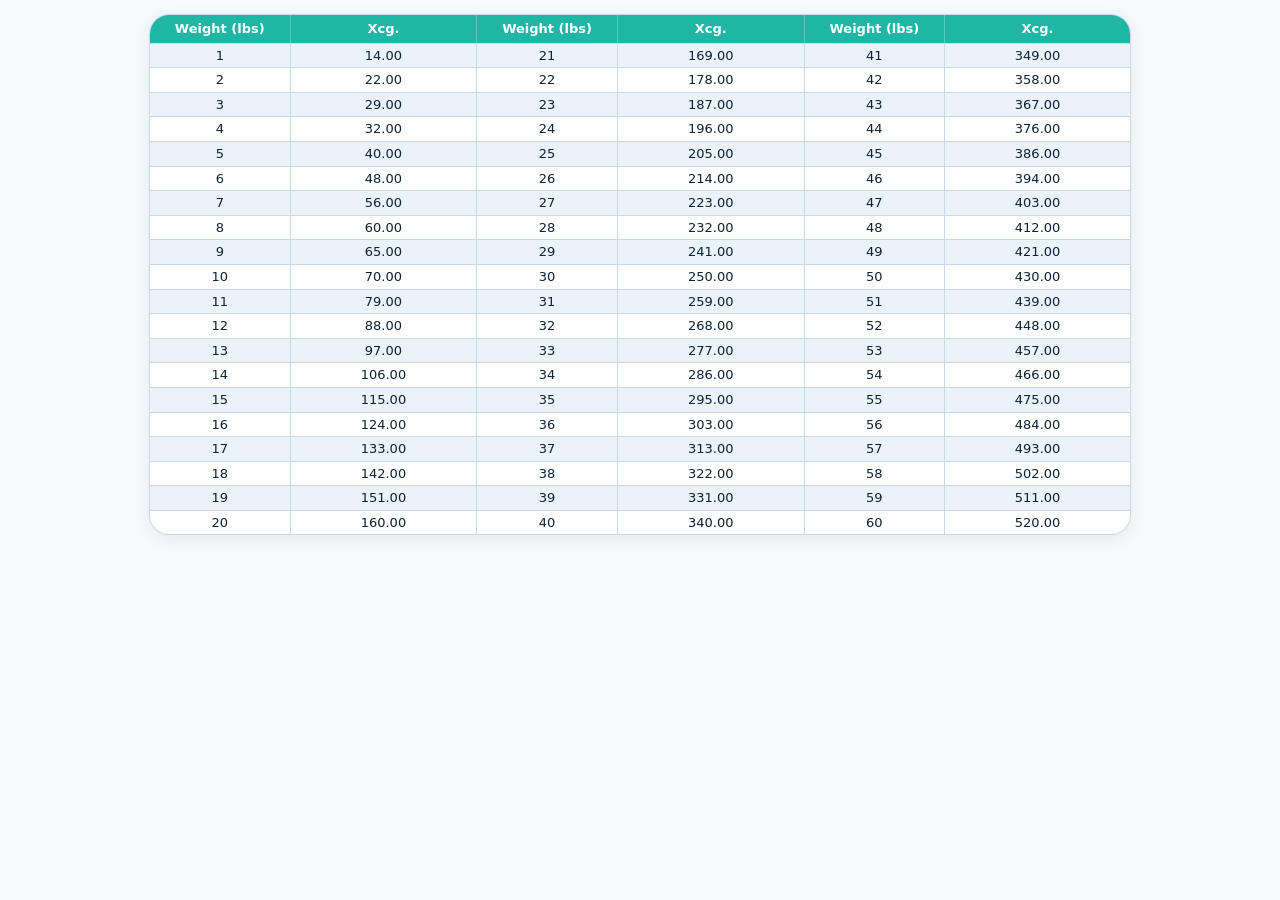
<file: EUVA/air-fright-table.html>
<!doctype html>
<html lang="en">
<head>
<meta charset="utf-8" />
<meta name="viewport" content="width=device-width, initial-scale=1" />
<title>Air Freight Rates</title>
<style>
  :root{
    --teal:#1FB6A6;
    --ink:#0F2436;
    --row:#EAF2FA;
    --grid:#C9D9EC;
    --white:#FFFFFF;
  }
  body{ margin:0; background:#F7FAFC; font-family:system-ui,-apple-system,Segoe UI,Roboto,Arial,Helvetica,sans-serif; color:var(--ink); }

  .rates-card{
    max-width:980px;
    margin:14px auto;
    background:var(--white);
    border-radius:20px;                  /* keep 20px */
    box-shadow:0 4px 16px rgba(15,36,54,.08);
    overflow:hidden;
    border:1px solid var(--grid);
  }

  table.rates{
    width:100%;
    border-collapse:separate;
    border-spacing:0;
    table-layout:fixed;
    font-size:13px;
    line-height:1.2;
    text-align:center;                   /* center everything */
  }

  thead th{
    background:var(--teal);
    color:#fff;
    padding:6px 6px;
    font-weight:800;
    border-right:1px solid rgba(255,255,255,.25);
  }
  thead th:last-child{ border-right:none; }

  tbody td{
    padding:4px 6px;
    border-right:1px solid var(--grid);
    border-top:1px solid var(--grid);
    white-space:nowrap;
  }
  tbody td:last-child{ border-right:none; }
  tbody tr:nth-child(odd){ background:var(--row); }

  /* compact widths */
  .w-col{ width:60px; }
  .x-col{ width:84px; }
</style>
</head>
<body>
  <section class="rates-card" aria-label="Air Freight Rates Table">
    <table class="rates">
      <thead>
        <tr>
          <th class="w-col">Weight (lbs)</th>
          <th class="x-col">Xcg.</th>
          <th class="w-col">Weight (lbs)</th>
          <th class="x-col">Xcg.</th>
          <th class="w-col">Weight (lbs)</th>
          <th class="x-col">Xcg.</th>
        </tr>
      </thead>
      <tbody>
        <!-- 1–20 / 21–40 / 41–60 -->
        <tr><td>1</td><td>14.00</td><td>21</td><td>169.00</td><td>41</td><td>349.00</td></tr>
        <tr><td>2</td><td>22.00</td><td>22</td><td>178.00</td><td>42</td><td>358.00</td></tr>
        <tr><td>3</td><td>29.00</td><td>23</td><td>187.00</td><td>43</td><td>367.00</td></tr>
        <tr><td>4</td><td>32.00</td><td>24</td><td>196.00</td><td>44</td><td>376.00</td></tr>
        <tr><td>5</td><td>40.00</td><td>25</td><td>205.00</td><td>45</td><td>386.00</td></tr>
        <tr><td>6</td><td>48.00</td><td>26</td><td>214.00</td><td>46</td><td>394.00</td></tr>
        <tr><td>7</td><td>56.00</td><td>27</td><td>223.00</td><td>47</td><td>403.00</td></tr>
        <tr><td>8</td><td>60.00</td><td>28</td><td>232.00</td><td>48</td><td>412.00</td></tr>
        <tr><td>9</td><td>65.00</td><td>29</td><td>241.00</td><td>49</td><td>421.00</td></tr>
        <tr><td>10</td><td>70.00</td><td>30</td><td>250.00</td><td>50</td><td>430.00</td></tr>
        <tr><td>11</td><td>79.00</td><td>31</td><td>259.00</td><td>51</td><td>439.00</td></tr>
        <tr><td>12</td><td>88.00</td><td>32</td><td>268.00</td><td>52</td><td>448.00</td></tr>
        <tr><td>13</td><td>97.00</td><td>33</td><td>277.00</td><td>53</td><td>457.00</td></tr>
        <tr><td>14</td><td>106.00</td><td>34</td><td>286.00</td><td>54</td><td>466.00</td></tr>
        <tr><td>15</td><td>115.00</td><td>35</td><td>295.00</td><td>55</td><td>475.00</td></tr>
        <tr><td>16</td><td>124.00</td><td>36</td><td>303.00</td><td>56</td><td>484.00</td></tr>
        <tr><td>17</td><td>133.00</td><td>37</td><td>313.00</td><td>57</td><td>493.00</td></tr>
        <tr><td>18</td><td>142.00</td><td>38</td><td>322.00</td><td>58</td><td>502.00</td></tr>
        <tr><td>19</td><td>151.00</td><td>39</td><td>331.00</td><td>59</td><td>511.00</td></tr>
        <tr><td>20</td><td>160.00</td><td>40</td><td>340.00</td><td>60</td><td>520.00</td></tr>
      </tbody>
    </table>
  </section>
</body>
</html>
</file>
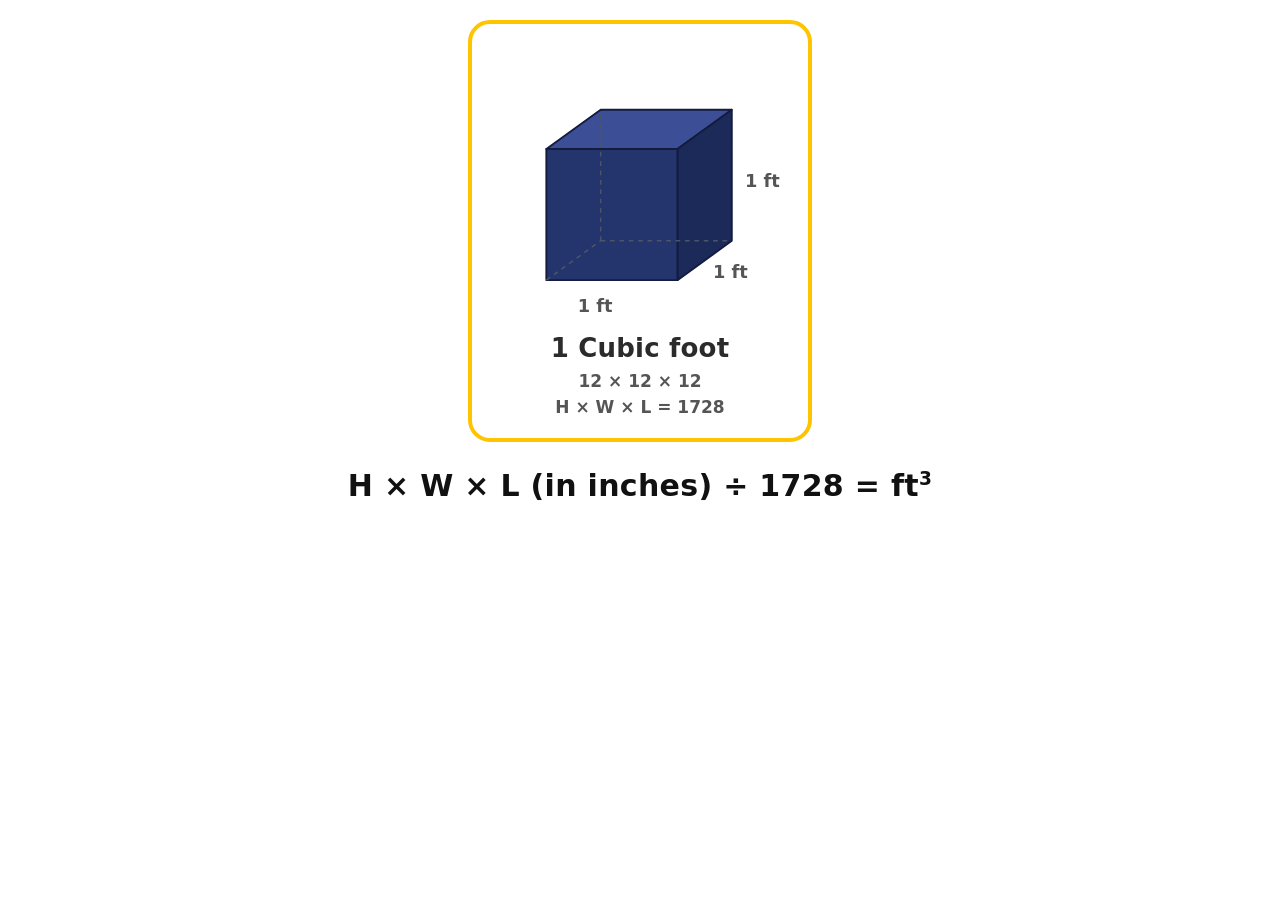
<file: EUVA/cubic-foot-diagram.html>
<!doctype html>
<html lang="en">
<head>
<meta charset="utf-8" />
<meta name="viewport" content="width=device-width, initial-scale=1" />
<title>Cubic Foot Diagram</title>
<style>
  :root{
    --cube-top:#3B4E96;
    --cube-front:#24346D;
    --cube-right:#1C2A5A;
    --cube-edge:#131C3F;
    --frame:#FFC400;
    --ink:#2B2B2B;
    --muted:#555;
  }
  body{ margin:0; background:#FFFFFF; font-family:system-ui,-apple-system,Segoe UI,Roboto,Arial,Helvetica,sans-serif; color:var(--ink); }

  .diagram{
    max-width:640px;
    margin:20px auto;
    text-align:center;
  }

  /* Rounded yellow-bordered card holding the cube */
  .cube-card{
    border:4px solid var(--frame);
    border-radius:22px;
    padding:22px 18px 18px;
    display:inline-block;
    background:#fff;
  }
  .cube-card svg{ display:block; margin:0 auto; }

  .cf-title{
    font-size:26px;
    font-weight:800;
    margin:6px 0 6px;
    color:var(--ink);
    letter-spacing:.2px;
  }
  .cf-calc{
    font-size:17px;
    line-height:1.5;
    color:var(--muted);
    font-weight:600;
    margin:0;
  }

  /* Big formula below the card */
  .formula{
    margin:26px auto 6px;
    font-size:clamp(20px,4.4vw,30px);
    font-weight:800;
    color:#111;
    letter-spacing:.3px;
    white-space:nowrap;
  }
  .formula sup{ font-size:.62em; }

  /* label text inside the svg */
  .lbl{ font-family:inherit; font-size:19px; font-weight:600; fill:var(--muted); }
</style>
</head>
<body>
  <div class="diagram">
    <div class="cube-card">
      <svg viewBox="0 0 320 300" width="300" height="281" role="img" aria-label="Diagram of one cubic foot: a cube measuring 1 foot on each side.">
        <!-- depth vector applied: (+58, -42) -->
        <!-- Faces -->
        <!-- Top face: FL(60,110) FR(200,110) BR(258,68) BL(118,68) -->
        <polygon points="60,110 200,110 258,68 118,68" fill="var(--cube-top)" stroke="var(--cube-edge)" stroke-width="2" stroke-linejoin="round"/>
        <!-- Right face: FR(200,110) FBR(200,250) BBR(258,208) BR(258,68) -->
        <polygon points="200,110 200,250 258,208 258,68" fill="var(--cube-right)" stroke="var(--cube-edge)" stroke-width="2" stroke-linejoin="round"/>
        <!-- Front face: FL(60,110) FR(200,110) FBR(200,250) FBL(60,250) -->
        <polygon points="60,110 200,110 200,250 60,250" fill="var(--cube-front)" stroke="var(--cube-edge)" stroke-width="2" stroke-linejoin="round"/>

        <!-- Hidden back edges (dashed) : back-bottom-left corner = (118,208) -->
        <g stroke="#4A5568" stroke-width="1.6" stroke-dasharray="5 5" fill="none">
          <line x1="60"  y1="250" x2="118" y2="208"/>  <!-- front-bottom-left to back-bottom-left -->
          <line x1="118" y1="208" x2="258" y2="208"/>  <!-- back-bottom-left to back-bottom-right -->
          <line x1="118" y1="208" x2="118" y2="68"/>   <!-- back-bottom-left up to back-top-left -->
        </g>

        <!-- Dimension labels -->
        <text class="lbl" x="272" y="150">1 ft</text>              <!-- height (right) -->
        <text class="lbl" x="238" y="248">1 ft</text>              <!-- depth (bottom-right) -->
        <text class="lbl" x="112" y="284" text-anchor="middle">1 ft</text> <!-- width (bottom) -->
      </svg>

      <p class="cf-title">1 Cubic foot</p>
      <p class="cf-calc">12&nbsp;&times;&nbsp;12&nbsp;&times;&nbsp;12<br>H&nbsp;&times;&nbsp;W&nbsp;&times;&nbsp;L&nbsp;=&nbsp;1728</p>
    </div>

    <p class="formula">H &times; W &times; L (in inches) &divide; 1728 = ft<sup>3</sup></p>
  </div>
</body>
</html>
</file>
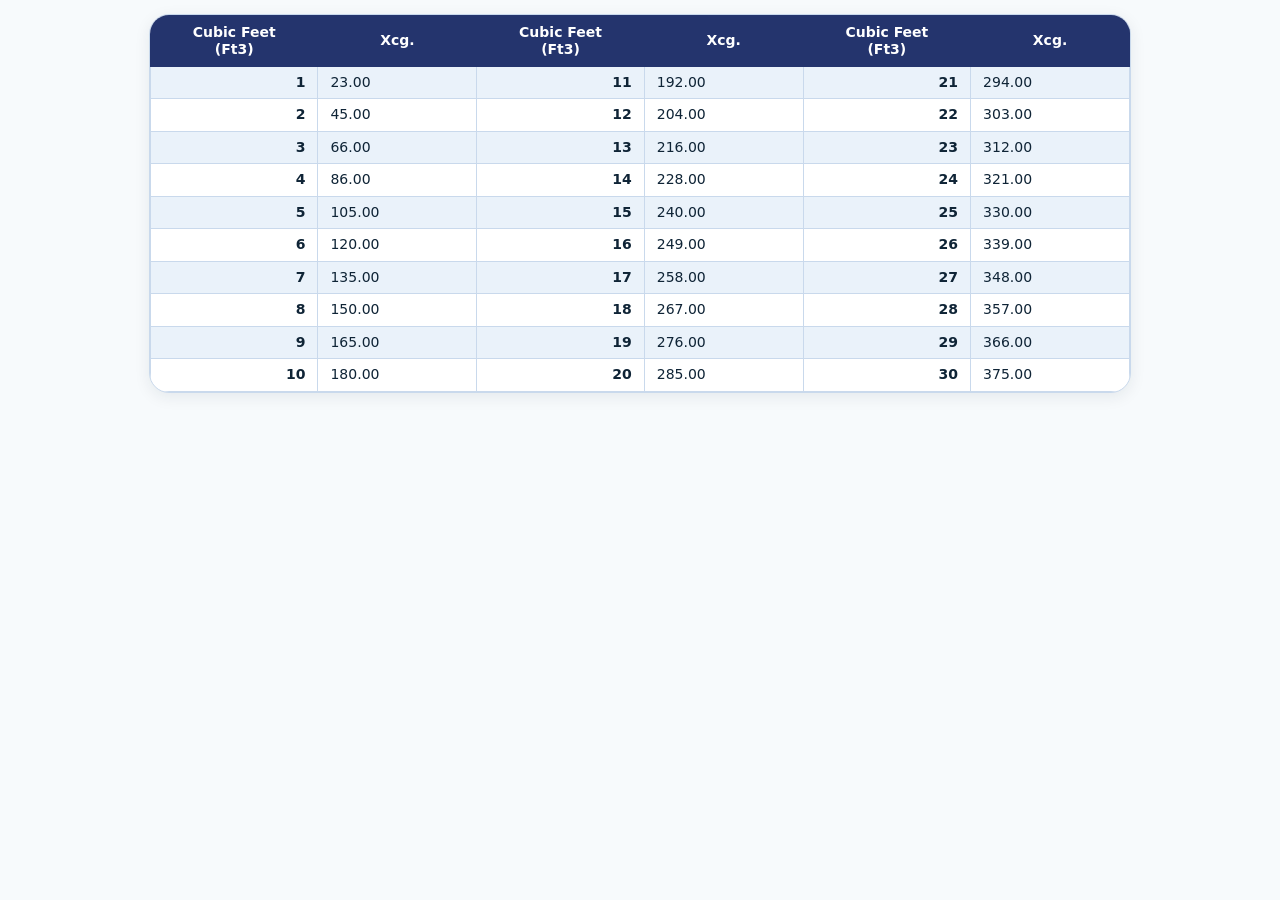
<file: EUVA/ocean-freight-rates.html>
<!doctype html>
<html lang="en">
<head>
<meta charset="utf-8" />
<meta name="viewport" content="width=device-width, initial-scale=1" />
<title>Ocean Freight Rates</title>
<style>
  :root{
    --navy:#24346D;            /* header */
    --grid:#C9D9EC;            /* grid lines */
    --row:#EAF2FA;             /* zebra row */
    --ink:#0F2436;             /* text */
    --white:#FFFFFF;
  }
  body{ margin:0; background:#F7FAFC; font-family:system-ui,-apple-system,Segoe UI,Roboto,Arial,Helvetica,sans-serif; color:var(--ink); }

  .rates-card{
    max-width:980px;
    margin:14px auto;
    background:var(--white);
    border-radius:20px;                  /* keep 20px */
    box-shadow:0 4px 16px rgba(15,36,54,.08);
    overflow:hidden;
    border:1px solid var(--grid);
  }

  table.rates{
    width:100%;
    border-collapse:collapse;
    table-layout:fixed;
    font-size:14px;
    line-height:1.25;
  }

  thead th{
    background:var(--navy);
    color:#fff;
    padding:8px 10px;
    font-weight:800;
    text-align:center;
    border:1px solid var(--navy);
    line-height:1.2;
  }

  tbody td{
    padding:7px 12px !important;         /* !important resists host-theme cell padding */
    line-height:1.25 !important;
    height:auto !important;
    border:1px solid var(--grid);
    white-space:nowrap;
    vertical-align:middle;
  }
  /* Ft3 (index) columns: bold, right-aligned */
  tbody td.ft{ text-align:right; font-weight:700; }
  /* Xcg columns: left-aligned */
  tbody td.xc{ text-align:left; }

  /* zebra striping */
  tbody tr:nth-child(odd) td{ background:var(--row); }

  /* column widths for the wide (3-block) layout */
  .rates-wide .w-col{ width:96px; }
  .rates-wide .x-col{ width:90px; }

  /* ---- responsive switch ---- */
  /* narrow (single 2-column) table is hidden by default */
  .rates-narrow{ display:none; }

  @media (max-width:600px){
    .rates-card{ margin:12px 10px; }
    .rates-wide{ display:none; }            /* hide the 6-column layout */
    .rates-narrow{ display:table; }          /* show stacked 2-column layout */
    table.rates{ font-size:15px; }
    thead th{ padding:10px 14px !important; }
    tbody td{ padding:6px 14px !important; } /* tight rows, no dead space */
    /* balance the two columns so numbers sit near the divider, not marooned at the edges */
    .rates-narrow .ft{ width:38%; padding-right:18px !important; }
    .rates-narrow .xc{ padding-left:18px !important; }
  }
</style>
</head>
<body>
  <section class="rates-card" aria-label="Ocean Freight Rates Table">

    <!-- WIDE: 3 blocks side by side (desktop / tablet) -->
    <table class="rates rates-wide">
      <thead>
        <tr>
          <th class="w-col">Cubic Feet<br>(Ft3)</th>
          <th class="x-col">Xcg.</th>
          <th class="w-col">Cubic Feet<br>(Ft3)</th>
          <th class="x-col">Xcg.</th>
          <th class="w-col">Cubic Feet<br>(Ft3)</th>
          <th class="x-col">Xcg.</th>
        </tr>
      </thead>
      <tbody>
        <!-- 1–10 / 11–20 / 21–30 -->
        <tr><td class="ft">1</td><td class="xc">23.00</td><td class="ft">11</td><td class="xc">192.00</td><td class="ft">21</td><td class="xc">294.00</td></tr>
        <tr><td class="ft">2</td><td class="xc">45.00</td><td class="ft">12</td><td class="xc">204.00</td><td class="ft">22</td><td class="xc">303.00</td></tr>
        <tr><td class="ft">3</td><td class="xc">66.00</td><td class="ft">13</td><td class="xc">216.00</td><td class="ft">23</td><td class="xc">312.00</td></tr>
        <tr><td class="ft">4</td><td class="xc">86.00</td><td class="ft">14</td><td class="xc">228.00</td><td class="ft">24</td><td class="xc">321.00</td></tr>
        <tr><td class="ft">5</td><td class="xc">105.00</td><td class="ft">15</td><td class="xc">240.00</td><td class="ft">25</td><td class="xc">330.00</td></tr>
        <tr><td class="ft">6</td><td class="xc">120.00</td><td class="ft">16</td><td class="xc">249.00</td><td class="ft">26</td><td class="xc">339.00</td></tr>
        <tr><td class="ft">7</td><td class="xc">135.00</td><td class="ft">17</td><td class="xc">258.00</td><td class="ft">27</td><td class="xc">348.00</td></tr>
        <tr><td class="ft">8</td><td class="xc">150.00</td><td class="ft">18</td><td class="xc">267.00</td><td class="ft">28</td><td class="xc">357.00</td></tr>
        <tr><td class="ft">9</td><td class="xc">165.00</td><td class="ft">19</td><td class="xc">276.00</td><td class="ft">29</td><td class="xc">366.00</td></tr>
        <tr><td class="ft">10</td><td class="xc">180.00</td><td class="ft">20</td><td class="xc">285.00</td><td class="ft">30</td><td class="xc">375.00</td></tr>
      </tbody>
    </table>

    <!-- NARROW: single 2-column list 1–30 (mobile) -->
    <table class="rates rates-narrow">
      <thead>
        <tr>
          <th>Cubic Feet (Ft3)</th>
          <th>Xcg.</th>
        </tr>
      </thead>
      <tbody>
        <tr><td class="ft">1</td><td class="xc">23.00</td></tr>
        <tr><td class="ft">2</td><td class="xc">45.00</td></tr>
        <tr><td class="ft">3</td><td class="xc">66.00</td></tr>
        <tr><td class="ft">4</td><td class="xc">86.00</td></tr>
        <tr><td class="ft">5</td><td class="xc">105.00</td></tr>
        <tr><td class="ft">6</td><td class="xc">120.00</td></tr>
        <tr><td class="ft">7</td><td class="xc">135.00</td></tr>
        <tr><td class="ft">8</td><td class="xc">150.00</td></tr>
        <tr><td class="ft">9</td><td class="xc">165.00</td></tr>
        <tr><td class="ft">10</td><td class="xc">180.00</td></tr>
        <tr><td class="ft">11</td><td class="xc">192.00</td></tr>
        <tr><td class="ft">12</td><td class="xc">204.00</td></tr>
        <tr><td class="ft">13</td><td class="xc">216.00</td></tr>
        <tr><td class="ft">14</td><td class="xc">228.00</td></tr>
        <tr><td class="ft">15</td><td class="xc">240.00</td></tr>
        <tr><td class="ft">16</td><td class="xc">249.00</td></tr>
        <tr><td class="ft">17</td><td class="xc">258.00</td></tr>
        <tr><td class="ft">18</td><td class="xc">267.00</td></tr>
        <tr><td class="ft">19</td><td class="xc">276.00</td></tr>
        <tr><td class="ft">20</td><td class="xc">285.00</td></tr>
        <tr><td class="ft">21</td><td class="xc">294.00</td></tr>
        <tr><td class="ft">22</td><td class="xc">303.00</td></tr>
        <tr><td class="ft">23</td><td class="xc">312.00</td></tr>
        <tr><td class="ft">24</td><td class="xc">321.00</td></tr>
        <tr><td class="ft">25</td><td class="xc">330.00</td></tr>
        <tr><td class="ft">26</td><td class="xc">339.00</td></tr>
        <tr><td class="ft">27</td><td class="xc">348.00</td></tr>
        <tr><td class="ft">28</td><td class="xc">357.00</td></tr>
        <tr><td class="ft">29</td><td class="xc">366.00</td></tr>
        <tr><td class="ft">30</td><td class="xc">375.00</td></tr>
      </tbody>
    </table>

  </section>
</body>
</html>
</file>
<file: AmiTaPreparaV1/styles.css>
:root {
  --yellow: #ffd22a;
  --yellow-strong: #ffc400;
  --gold-accessible: #6f5a00;
  --black: #1a1a1a;
  --ink: #252525;
  --dark: #2e2e2e;
  --gray: #747474;
  --light-gray: #f3f3f1;
  --line: #deded9;
  --white: #ffffff;
  --max: 1180px;
  --radius: 8px;
  --shadow: 0 24px 70px rgba(0, 0, 0, 0.18);
}

* {
  box-sizing: border-box;
}

html {
  scroll-behavior: smooth;
  scroll-padding-top: 132px;
}

body {
  margin: 0;
  color: var(--ink);
  background: var(--white);
  font-family: "Roboto", "Arial", sans-serif;
  line-height: 1.55;
  overflow-x: hidden;
}

img {
  display: block;
  max-width: 100%;
}

a {
  color: inherit;
  text-decoration: none;
}

a,
button {
  -webkit-tap-highlight-color: rgba(255, 210, 42, 0.28);
}

a:focus-visible,
button:focus-visible {
  outline: 3px solid var(--gold-accessible);
  outline-offset: 4px;
}

h1,
h2,
h3,
p {
  margin: 0;
}

h1,
h2,
h3,
.brand,
.button,
.eyebrow,
.site-nav,
.topline,
.hex-number {
  font-family: "Brandon Grotesque", "Montserrat", "Arial", sans-serif;
}

h1,
h2,
h3 {
  letter-spacing: 0;
  line-height: 1.04;
  overflow-wrap: anywhere;
}

h1 {
  max-width: 760px;
  color: var(--white);
  font-size: clamp(2.55rem, 5.7vw, 5rem);
  font-weight: 900;
  text-transform: uppercase;
}

h2 {
  font-size: clamp(2rem, 4vw, 4.1rem);
  font-weight: 900;
  text-transform: uppercase;
}

h3 {
  font-size: clamp(1.25rem, 2vw, 1.7rem);
  font-weight: 900;
}

.sr-only,
.skip-link {
  position: absolute;
  width: 1px;
  height: 1px;
  padding: 0;
  overflow: hidden;
  clip: rect(0, 0, 0, 0);
  white-space: nowrap;
  border: 0;
}

.skip-link:focus {
  z-index: 1000;
  top: 1rem;
  left: 1rem;
  width: auto;
  height: auto;
  padding: 0.8rem 1rem;
  overflow: visible;
  clip: auto;
  color: var(--black);
  background: var(--yellow);
  font-weight: 800;
}

.skip-link:focus-visible {
  outline-color: var(--black);
}

.site-header {
  position: sticky;
  z-index: 100;
  top: 0;
  background: rgba(255, 255, 255, 0.96);
  border-bottom: 1px solid var(--line);
  backdrop-filter: blur(16px);
}

.topline {
  color: var(--black);
  background: var(--yellow);
  font-size: 0.78rem;
  font-weight: 900;
  text-align: center;
  text-transform: uppercase;
}

.topline p {
  padding: 0.42rem 1rem;
}

.nav-shell {
  display: flex;
  align-items: center;
  justify-content: space-between;
  width: 100%;
  max-width: var(--max);
  height: 125px;
  margin: 0 auto;
  padding: 0 1.25rem;
  gap: 1rem;
}

.brand {
  display: flex;
  align-items: center;
  height: 125px;
  padding: 10px 0;
}

.brand img {
  width: auto;
  height: 100%;
  max-height: 100%;
  object-fit: contain;
}

.site-nav {
  display: flex;
  align-items: center;
  gap: 0.3rem;
  font-size: 0.88rem;
  font-weight: 900;
  text-transform: uppercase;
}

.site-nav a {
  padding: 0.8rem 0.85rem;
  border-radius: 999px;
}

.site-nav a:hover,
.site-nav a:focus-visible {
  background: var(--light-gray);
}

.site-nav .nav-emphasis {
  color: var(--black);
  background: var(--yellow);
}

.menu-toggle {
  display: none;
  width: 44px;
  height: 44px;
  padding: 0;
  background: var(--black);
  border: 0;
  border-radius: 50%;
  cursor: pointer;
}

.menu-toggle span:not(.sr-only) {
  display: block;
  width: 18px;
  height: 2px;
  margin: 4px auto;
  background: var(--white);
}

.hero {
  position: relative;
  min-height: 620px;
  overflow: hidden;
  color: var(--white);
  background:
    linear-gradient(100deg, rgba(26, 26, 26, 0.82) 0%, rgba(26, 26, 26, 0.54) 50%, rgba(26, 26, 26, 0.24) 100%),
    url("img/hero-background-light.png") center / cover no-repeat;
}

.hero-inner {
  position: relative;
  width: 100%;
  max-width: var(--max);
  min-height: 620px;
  margin: 0 auto;
  padding: 6.4rem 1.25rem 4.25rem;
}

.hero-copy {
  display: grid;
  gap: 1.2rem;
  max-width: 760px;
  min-width: 0;
}

.eyebrow {
  color: var(--gold-accessible);
  font-size: 0.86rem;
  font-weight: 900;
  text-transform: uppercase;
}

.hero .eyebrow,
.kit-section .eyebrow,
.risks-section .eyebrow {
  color: var(--yellow);
}

.hero-lead {
  max-width: 620px;
  color: rgba(255, 255, 255, 0.88);
  font-size: clamp(1.05rem, 1.5vw, 1.2rem);
}

.hero-actions {
  display: flex;
  flex-wrap: wrap;
  gap: 0.85rem;
  margin-top: 0.6rem;
}

.button {
  display: inline-flex;
  align-items: center;
  justify-content: center;
  min-height: 52px;
  padding: 0.85rem 1.25rem;
  border: 2px solid transparent;
  border-radius: 999px;
  font-weight: 900;
  text-align: center;
  text-transform: uppercase;
  transition: transform 180ms ease, box-shadow 180ms ease, background 180ms ease;
}

.button:hover,
.button:focus-visible {
  transform: translateY(-2px);
}

.button-primary {
  color: var(--black);
  background: var(--yellow);
  box-shadow: 0 18px 36px rgba(255, 210, 42, 0.22);
}

.hero-text-link {
  display: inline-flex;
  align-items: center;
  min-height: 52px;
  color: var(--white);
  font-weight: 900;
  text-transform: uppercase;
  border-bottom: 2px solid var(--yellow);
}

.hero-text-link:hover,
.hero-text-link:focus-visible {
  color: var(--yellow);
}

.hero-text-link:focus-visible,
.button-primary:focus-visible,
.kit-section a:focus-visible,
.risks-section a:focus-visible,
.site-footer a:focus-visible {
  outline-color: var(--yellow);
}

.alert-tag {
  display: inline-flex;
  padding: 0.35rem 0.7rem;
  color: var(--black);
  background: var(--yellow);
  border-radius: 999px;
  font-weight: 900;
  text-transform: uppercase;
}

.alert-band {
  color: var(--black);
  background: var(--white);
  border-bottom: 1px solid var(--line);
}

.alert-band-inner {
  display: grid;
  grid-template-columns: auto minmax(0, 1fr) auto;
  align-items: center;
  gap: 1rem;
  width: 100%;
  max-width: var(--max);
  margin: 0 auto;
  padding: 1rem 1.25rem;
}

.alert-band p {
  color: #4f4f4f;
  font-weight: 700;
}

.alert-band a {
  font-weight: 900;
  text-transform: uppercase;
  border-bottom: 2px solid var(--yellow);
}

.alert-band a:hover,
.alert-band a:focus-visible {
  color: #5f5100;
}

.quick-links {
  display: grid;
  grid-template-columns: repeat(4, 1fr);
  max-width: var(--max);
  margin: 2rem auto 0;
  padding: 0 1.25rem;
  position: relative;
  z-index: 5;
}

.quick-links a {
  min-height: 142px;
  padding: 1.1rem;
  color: var(--black);
  background: var(--yellow);
  border-right: 1px solid rgba(26, 26, 26, 0.24);
  transition: transform 180ms ease, background 180ms ease;
}

.quick-links a:first-child {
  border-radius: var(--radius) 0 0 var(--radius);
}

.quick-links a:last-child {
  border-right: 0;
  border-radius: 0 var(--radius) var(--radius) 0;
}

.quick-links a:hover,
.quick-links a:focus-visible {
  z-index: 2;
  background: var(--yellow-strong);
  transform: translateY(-4px);
}

.quick-links span {
  display: block;
  font-weight: 900;
  text-transform: uppercase;
}

.quick-links strong {
  display: block;
  margin-top: 0.9rem;
  font-size: clamp(1rem, 1.8vw, 1.35rem);
  line-height: 1.15;
}

.section {
  width: 100%;
  max-width: var(--max);
  margin: 0 auto;
  padding: 6rem 1.25rem;
}

.section-heading {
  display: grid;
  gap: 0.9rem;
  max-width: 840px;
  margin-bottom: 2rem;
}

.section-heading p:not(.eyebrow) {
  color: #555;
  font-size: 1.08rem;
}

.section-heading-light p:not(.eyebrow) {
  color: rgba(255, 255, 255, 0.78);
}

.intro-grid {
  display: grid;
  grid-template-columns: minmax(0, 1fr) 420px;
  gap: 2rem;
}

.text-panel {
  display: grid;
  gap: 1rem;
  color: #4c4c4c;
  font-size: 1.12rem;
}

.number-strip {
  display: grid;
  gap: 1rem;
}

.number-strip div {
  display: grid;
  grid-template-columns: 98px 1fr;
  align-items: center;
  min-height: 104px;
  padding: 1rem;
  color: var(--black);
  background: var(--light-gray);
  border: 1px solid var(--line);
  border-radius: var(--radius);
}

.number-strip span {
  color: var(--black);
  font-size: 3.8rem;
  font-weight: 900;
  line-height: 1;
}

.number-strip span::after {
  content: "";
  display: block;
  width: 13px;
  height: 13px;
  margin-top: 0.4rem;
  background: var(--yellow);
  clip-path: polygon(25% 0, 75% 0, 100% 50%, 75% 100%, 25% 100%, 0 50%);
}

.number-strip p {
  font-weight: 800;
}

.kit-section {
  display: grid;
  grid-template-columns: minmax(0, 1fr) minmax(320px, 430px);
  align-items: center;
  gap: 3.5rem;
  max-width: none;
  padding-right: max(1.25rem, calc((100vw - var(--max)) / 2));
  padding-left: max(1.25rem, calc((100vw - var(--max)) / 2));
  background: var(--black);
}

.kit-copy {
  display: grid;
  gap: 1.15rem;
  min-width: 0;
  color: var(--white);
}

.kit-copy p:not(.eyebrow) {
  max-width: 670px;
  color: rgba(255, 255, 255, 0.76);
  font-size: 1.08rem;
}

.kit-list {
  display: grid;
  grid-template-columns: repeat(2, minmax(0, 1fr));
  gap: 0.75rem;
  margin: 1rem 0;
  padding: 0;
  list-style: none;
}

.kit-list li {
  position: relative;
  min-height: 56px;
  padding: 0.8rem 0.85rem 0.8rem 2.5rem;
  background: rgba(255, 255, 255, 0.08);
  border: 1px solid rgba(255, 255, 255, 0.12);
  border-radius: var(--radius);
}

.kit-list li::before {
  content: "";
  position: absolute;
  top: 1.07rem;
  left: 0.9rem;
  width: 0.9rem;
  height: 0.9rem;
  background: var(--yellow);
  clip-path: polygon(25% 0, 75% 0, 100% 50%, 75% 100%, 25% 100%, 0 50%);
}

.kit-visual {
  margin: 0;
}

.kit-visual img {
  width: 100%;
  border-radius: var(--radius);
  box-shadow: var(--shadow);
}

.steps-section {
  background: var(--white);
}

.steps-grid {
  display: grid;
  grid-template-columns: repeat(3, 1fr);
  gap: 1.1rem;
}

.step-card {
  display: grid;
  align-content: start;
  min-height: 312px;
  padding: 1.35rem;
  background: var(--light-gray);
  border: 1px solid var(--line);
  border-radius: var(--radius);
}

.step-card h3 {
  margin-top: 1.2rem;
}

.step-card p {
  margin-top: 0.8rem;
  color: #555;
}

.hex-number {
  display: inline-grid;
  place-items: center;
  width: 64px;
  height: 56px;
  color: var(--black);
  background: var(--yellow);
  clip-path: polygon(25% 0, 75% 0, 100% 50%, 75% 100%, 25% 100%, 0 50%);
  font-size: 1.7rem;
  font-weight: 900;
}

.risks-section {
  max-width: none;
  color: var(--white);
  background:
    linear-gradient(rgba(26, 26, 26, 0.94), rgba(26, 26, 26, 0.94)),
    url("img/prepara-thumbnail.png") center / cover no-repeat;
  padding-right: max(1.25rem, calc((100vw - var(--max)) / 2));
  padding-left: max(1.25rem, calc((100vw - var(--max)) / 2));
}

.section-heading-light h2 {
  color: var(--white);
}

.risk-grid {
  display: grid;
  grid-template-columns: repeat(3, 1fr);
  gap: 1rem;
}

.risk-grid article {
  min-height: 190px;
  padding: 1.15rem;
  background: rgba(255, 255, 255, 0.08);
  border: 1px solid rgba(255, 255, 255, 0.14);
  border-radius: var(--radius);
}

.risk-grid h3 {
  color: var(--yellow);
  font-size: 1.26rem;
}

.risk-grid p {
  margin-top: 0.75rem;
  color: rgba(255, 255, 255, 0.78);
}

.crisis-section {
  display: grid;
  grid-template-columns: minmax(0, 0.78fr) minmax(0, 1fr);
  gap: 2rem;
  align-items: start;
}

.phase-grid {
  display: grid;
  gap: 1rem;
}

.phase-grid article {
  padding: 1.2rem;
  background: var(--light-gray);
  border: 1px solid var(--line);
  border-radius: var(--radius);
}

.phase-grid span {
  display: inline-flex;
  padding: 0.28rem 0.55rem;
  color: var(--black);
  background: var(--yellow);
  border-radius: 999px;
  font-weight: 900;
  text-transform: uppercase;
}

.phase-grid p {
  margin-top: 0.6rem;
  color: #555;
}

.business-section {
  display: grid;
  grid-template-columns: minmax(0, 0.9fr) minmax(320px, 0.82fr);
  gap: 2rem;
  align-items: start;
  padding-top: 0;
}

.business-copy {
  display: grid;
  gap: 1rem;
}

.business-copy p:not(.eyebrow) {
  color: #555;
  font-size: 1.08rem;
}

.checklist {
  padding: 1.35rem;
  color: var(--white);
  background: var(--black);
  border-radius: var(--radius);
}

.checklist ul {
  display: grid;
  gap: 0.8rem;
  margin: 1rem 0 0;
  padding: 0;
  list-style: none;
}

.checklist li {
  position: relative;
  padding-left: 1.7rem;
}

.checklist li::before {
  content: "";
  position: absolute;
  top: 0.55rem;
  left: 0;
  width: 0.8rem;
  height: 0.8rem;
  background: var(--yellow);
  clip-path: polygon(25% 0, 75% 0, 100% 50%, 75% 100%, 25% 100%, 0 50%);
}

.media-section {
  padding-top: 0;
}

.media-grid {
  display: grid;
  grid-template-columns: repeat(3, 1fr);
  gap: 1rem;
}

.media-grid a {
  min-height: 180px;
  padding: 1.2rem;
  background: var(--light-gray);
  border: 1px solid var(--line);
  border-radius: var(--radius);
  transition: transform 180ms ease, border-color 180ms ease;
}

.media-grid a:hover,
.media-grid a:focus-visible {
  border-color: var(--yellow);
  transform: translateY(-3px);
}

.media-grid span {
  display: block;
  font-weight: 900;
  text-transform: uppercase;
}

.media-grid p {
  margin-top: 0.8rem;
  color: #555;
}

.site-footer {
  display: grid;
  grid-template-columns: minmax(0, 1fr) auto minmax(260px, 0.6fr);
  gap: 2rem;
  padding: 3rem max(1.25rem, calc((100vw - var(--max)) / 2)) 2rem;
  color: var(--white);
  background: var(--black);
}

.sitemap-section,
.all-risks-section,
.continuity-section,
.checklist-section,
.info-section,
.tips-section {
  background: var(--white);
}

.sitemap-grid,
.risk-list-grid,
.faq-grid {
  display: grid;
  grid-template-columns: repeat(3, 1fr);
  gap: 1rem;
}

.sitemap-grid article,
.risk-list-grid article,
.faq-grid article,
.info-card {
  padding: 1.2rem;
  background: var(--light-gray);
  border: 1px solid var(--line);
  border-radius: var(--radius);
}

.sitemap-grid h3,
.risk-list-grid h3,
.faq-grid h3 {
  margin-bottom: 0.8rem;
  color: var(--black);
  font-size: 1.22rem;
}

.sitemap-grid ul,
.risk-list-grid ol,
.big-checklist,
.info-menu ul,
.step-card ul {
  margin: 0;
  padding-left: 1.25rem;
}

.sitemap-grid li,
.risk-list-grid li,
.info-menu li,
.step-card li {
  margin-top: 0.34rem;
}

.content-section {
  padding-top: 5rem;
}

.content-grid {
  display: grid;
  grid-template-columns: minmax(0, 1fr) minmax(300px, 0.38fr);
  gap: 2rem;
  align-items: start;
}

.full-copy {
  display: grid;
  gap: 1rem;
  color: #4c4c4c;
  font-size: 1.08rem;
}

.full-copy h3 {
  color: var(--black);
}

.content-note,
.info-menu {
  padding: 1.25rem;
  color: var(--black);
  background: var(--yellow);
  border-radius: var(--radius);
}

.content-note p,
.info-menu li {
  color: rgba(26, 26, 26, 0.82);
  font-weight: 700;
}

.content-note.standalone {
  max-width: none;
  margin-top: 1.25rem;
}

.step-card ul {
  margin-top: 0.9rem;
  color: #555;
}

.risk-intro {
  display: grid;
  gap: 1rem;
  max-width: 980px;
  margin-bottom: 2rem;
  color: rgba(255, 255, 255, 0.78);
  font-size: 1.05rem;
}

.placeholder {
  display: inline-block;
  padding: 0.65rem 0.85rem;
  color: var(--black);
  background: var(--yellow);
  border-radius: var(--radius);
  font-weight: 900;
}

.risk-list-grid {
  grid-template-columns: repeat(2, 1fr);
}

.risk-list-grid article {
  background: var(--white);
}

.risk-list-grid ol {
  color: #4f4f4f;
}

.steps-grid.compact {
  grid-template-columns: repeat(4, 1fr);
}

.steps-grid.compact .step-card {
  min-height: 230px;
}

.big-checklist {
  display: grid;
  grid-template-columns: repeat(2, 1fr);
  gap: 0.9rem;
  padding-left: 0;
  list-style: none;
}

.big-checklist li {
  position: relative;
  min-height: 64px;
  padding: 1rem 1rem 1rem 2.6rem;
  background: var(--light-gray);
  border: 1px solid var(--line);
  border-radius: var(--radius);
  font-weight: 800;
}

.big-checklist li::before,
.info-card::before {
  content: "";
  position: absolute;
  width: 0.9rem;
  height: 0.9rem;
  background: var(--yellow);
  clip-path: polygon(25% 0, 75% 0, 100% 50%, 75% 100%, 25% 100%, 0 50%);
}

.big-checklist li::before {
  top: 1.25rem;
  left: 1rem;
}

.info-card {
  position: relative;
  padding-left: 2.8rem;
}

.info-card::before {
  top: 1.5rem;
  left: 1.2rem;
}

.info-card span {
  display: block;
  font-weight: 900;
  text-transform: uppercase;
}

.info-card p {
  margin-top: 0.65rem;
  color: #555;
}

.info-menu h3 {
  margin-bottom: 0.8rem;
}

.faq-grid {
  margin-top: 2rem;
  grid-template-columns: repeat(2, 1fr);
}

.faq-grid p {
  margin-top: 0.8rem;
  color: #555;
}

.footer-brand img {
  width: 220px;
  filter: brightness(0) invert(1);
}

.footer-brand p,
.footer-contact p {
  max-width: 460px;
  margin-top: 1rem;
  color: rgba(255, 255, 255, 0.74);
}

.footer-links {
  display: grid;
  align-content: start;
  gap: 0.6rem;
  font-weight: 900;
  text-transform: uppercase;
}

.footer-links a {
  border-bottom: 2px solid transparent;
}

.footer-links a:hover,
.footer-links a:focus-visible {
  border-color: var(--yellow);
}

.footer-bottom {
  display: flex;
  grid-column: 1 / -1;
  justify-content: space-between;
  gap: 1rem;
  margin-top: 1rem;
  padding-top: 1.6rem;
  color: rgba(255, 255, 255, 0.52);
  border-top: 1px solid rgba(255, 255, 255, 0.16);
  font-weight: 800;
}

.footer-bottom p {
  margin: 0;
}

.footer-bottom a {
  color: rgba(255, 255, 255, 0.6);
}

.footer-bottom a:hover,
.footer-bottom a:focus-visible {
  color: var(--yellow);
}

@media (max-width: 980px) {
  html {
    scroll-padding-top: 118px;
  }

  .menu-toggle {
    display: block;
    flex: 0 0 auto;
  }

  .site-nav {
    position: absolute;
    top: 100%;
    right: max(1rem, env(safe-area-inset-right));
    left: auto;
    display: none;
    width: min(360px, calc(100vw - 2rem));
    max-height: calc(100svh - 118px);
    padding: 0.35rem;
    overflow-y: auto;
    background: var(--white);
    border: 1px solid rgba(26, 26, 26, 0.16);
    border-top: 4px solid var(--yellow);
    border-radius: 4px;
    box-shadow: 0 22px 52px rgba(0, 0, 0, 0.18);
  }

  .site-nav.is-open {
    display: grid;
  }

  .site-nav a {
    display: flex;
    align-items: center;
    min-height: 46px;
    padding: 0.82rem 0.95rem;
    color: #263648;
    border-bottom: 1px solid var(--line);
    border-radius: 0;
    font-size: 0.84rem;
  }

  .site-nav a:hover,
  .site-nav a:focus-visible {
    color: var(--black);
    background: var(--light-gray);
  }

  .site-nav a:last-child {
    border-bottom: 0;
  }

  .site-nav .nav-emphasis {
    justify-content: center;
    margin: 0.35rem;
    color: var(--black);
    background: var(--yellow);
    border-bottom: 0;
    border-radius: 4px;
  }

  .hero,
  .hero-inner {
    min-height: 620px;
  }

  .hero-inner,
  .intro-grid,
  .kit-section,
  .crisis-section,
  .business-section,
  .site-footer {
    grid-template-columns: 1fr;
  }

  .hero-inner {
    padding-top: 5.8rem;
  }

  .quick-links,
  .steps-grid,
  .risk-grid,
  .media-grid,
  .sitemap-grid,
  .risk-list-grid,
  .faq-grid,
  .steps-grid.compact,
  .big-checklist {
    grid-template-columns: repeat(2, 1fr);
  }

  .content-grid {
    grid-template-columns: 1fr;
  }

  .quick-links a:first-child,
  .quick-links a:last-child {
    border-radius: 0;
  }
}

@media (max-width: 680px) {
  :root {
    --radius: 6px;
  }

  html {
    scroll-padding-top: 96px;
  }

  h1 {
    font-size: clamp(2rem, 10.5vw, 3.15rem);
    line-height: 1.02;
  }

  h2 {
    font-size: clamp(1.75rem, 9vw, 2.65rem);
    line-height: 1;
  }

  h3 {
    font-size: clamp(1.18rem, 6vw, 1.45rem);
    line-height: 1.08;
  }

  body {
    font-size: 0.98rem;
  }

  .topline p {
    padding: 0.36rem 0.85rem;
    font-size: 0.67rem;
    line-height: 1.2;
    text-align: center;
  }

  .nav-shell {
    height: 60px;
    padding: 0 0.85rem;
    gap: 0.7rem;
  }

  .brand {
    height: auto;
    padding: 0;
  }

  .brand img {
    width: clamp(128px, 42vw, 170px);
    height: auto;
    max-height: 58px;
    padding: 7px 0;
  }

  .menu-toggle {
    width: 42px;
    height: 42px;
  }

  .site-nav {
    right: max(0.75rem, env(safe-area-inset-right));
    width: calc(100vw - 1.5rem);
    max-height: calc(100svh - 96px);
  }

  .hero,
  .hero-inner {
    min-height: auto;
  }

  .hero {
    background-position: 58% center;
  }

  .hero-inner {
    display: block;
    padding: 4.2rem 0.9rem 3.2rem;
  }

  .hero-copy,
  .alert-band-inner {
    width: 100%;
  }

  .hero-copy {
    gap: 1rem;
  }

  .hero-lead {
    font-size: 1rem;
  }

  .hero-actions,
  .button {
    width: 100%;
  }

  .hero-text-link {
    justify-content: center;
    width: 100%;
  }

  .alert-band-inner {
    grid-template-columns: 1fr;
    gap: 0.65rem;
    padding: 1rem 0.9rem;
  }

  .alert-band a {
    justify-self: start;
  }

  .button {
    min-height: 50px;
    padding: 0.78rem 1rem;
    font-size: 0.9rem;
    line-height: 1.15;
  }

  .quick-links {
    grid-template-columns: 1fr;
    margin-top: 1rem;
    padding: 0;
  }

  .quick-links a {
    min-height: auto;
    padding: 1rem 0.9rem;
    border-right: 0;
    border-bottom: 1px solid rgba(26, 26, 26, 0.24);
    border-radius: 0;
  }

  .quick-links strong {
    margin-top: 0.35rem;
    font-size: 1.05rem;
  }

  .section {
    padding: 3.2rem 0.9rem;
  }

  .section-heading {
    gap: 0.7rem;
    margin-bottom: 1.35rem;
  }

  .section-heading p:not(.eyebrow),
  .text-panel,
  .full-copy,
  .business-copy p:not(.eyebrow),
  .kit-copy p:not(.eyebrow),
  .risk-intro {
    font-size: 1rem;
  }

  .intro-grid,
  .content-grid,
  .crisis-section,
  .business-section {
    gap: 1.2rem;
  }

  .kit-section,
  .risks-section {
    padding-right: 0.9rem;
    padding-left: 0.9rem;
  }

  .kit-section {
    gap: 1.7rem;
  }

  .kit-list,
  .steps-grid,
  .risk-grid,
  .media-grid,
  .sitemap-grid,
  .risk-list-grid,
  .faq-grid,
  .steps-grid.compact,
  .big-checklist {
    grid-template-columns: 1fr;
  }

  .number-strip div {
    grid-template-columns: 70px 1fr;
    min-height: auto;
    padding: 0.85rem;
  }

  .number-strip span {
    font-size: 3rem;
  }

  .sitemap-grid article,
  .risk-list-grid article,
  .faq-grid article,
  .info-card,
  .step-card,
  .media-grid a,
  .checklist,
  .content-note,
  .info-menu {
    padding: 1rem;
  }

  .info-card {
    padding-left: 2.55rem;
  }

  .info-card::before {
    left: 1rem;
  }

  .step-card,
  .steps-grid.compact .step-card,
  .risk-grid article,
  .media-grid a {
    min-height: auto;
  }

  .placeholder {
    display: block;
    width: 100%;
    font-size: 0.9rem;
  }

  .big-checklist li {
    min-height: auto;
    padding: 0.9rem 0.9rem 0.9rem 2.45rem;
  }

  .site-footer {
    gap: 1.4rem;
    padding: 2.4rem 0.9rem;
  }

  .footer-bottom {
    display: grid;
    gap: 0.75rem;
    margin-top: 0.4rem;
    padding-top: 1.2rem;
  }

  .footer-brand img {
    width: 180px;
  }
}

@media (max-width: 420px) {
  .topline p {
    font-size: 0.61rem;
  }

  .hero-inner {
    padding-top: 3.2rem;
  }

  .eyebrow {
    font-size: 0.76rem;
  }

  .button {
    font-size: 0.82rem;
  }

  .number-strip div {
    grid-template-columns: 1fr;
    gap: 0.35rem;
  }
}
</file>
